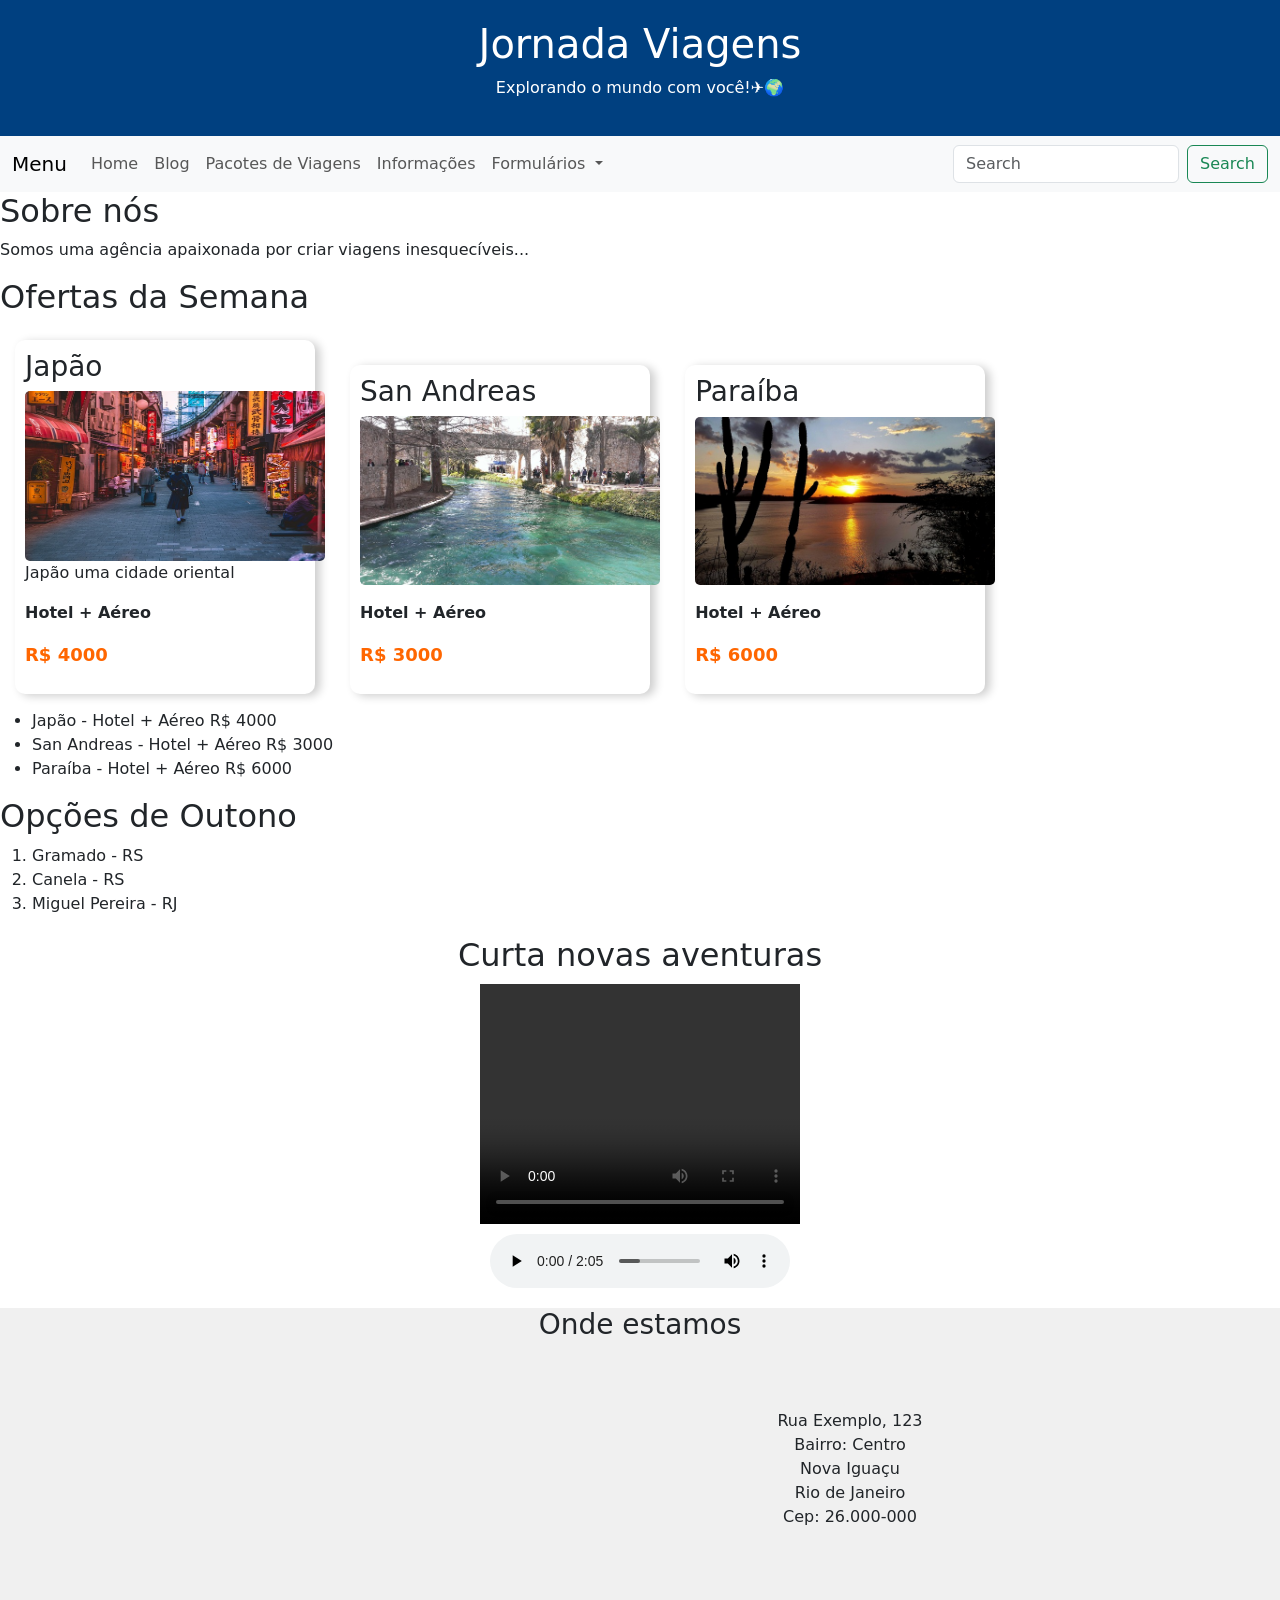
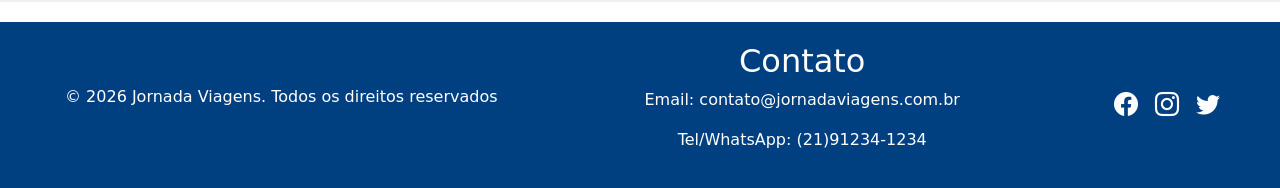
<file: index.html>
<!DOCTYPE html>
<html lang="pt-BR">

<head>
    <meta charset="UTF-8">
    <meta name="viewport" content="width=device-width, initial-scale=1.0">
    <title>Jornada Viagens</title>
    <!-- Configuração do css externo -->
    <link rel="stylesheet" href="css/style.css">
    <link href="https://cdn.jsdelivr.net/npm/bootstrap@5.3.8/dist/css/bootstrap.min.css" rel="stylesheet"
        integrity="sha384-sRIl4kxILFvY47J16cr9ZwB07vP4J8+LH7qKQnuqkuIAvNWLzeN8tE5YBujZqJLB" crossorigin="anonymous">
    <link rel="stylesheet" href="https://cdn.jsdelivr.net/npm/bootstrap-icons@1.13.2/font/bootstrap-icons.min.css">

</head>

<body class="d-flex flex-column min-vh-100"></body>
<header>
    <h1>Jornada Viagens</h1>
    <p>Explorando o mundo com você!✈️🌍</p>
</header>
<nav class="navbar navbar-expand-lg bg-body-tertiary">
    <div class="container-fluid">
        <a class="navbar-brand" href="#">Menu</a>
        <button class="navbar-toggler" type="button" data-bs-toggle="collapse" data-bs-target="#navbarSupportedContent"
            aria-controls="navbarSupportedContent" aria-expanded="false" aria-label="Toggle navigation">
            <span class="navbar-toggler-icon"></span>
        </button>
        <div class="collapse navbar-collapse" id="navbarSupportedContent">
            <ul class="navbar-nav me-auto mb-2 mb-lg-0">
                <li class="nav-item">
                    <a class="nav-link" href="index.html">Home</a>
                </li>
                <li class="nav-item">
                    <a class="nav-link" href="blog.html">Blog</a>
                </li>
                <li class="nav-item">
                    <a class="nav-link" href="pacotes.html">Pacotes de Viagens</a>
                </li>
                <li class="nav-item">
                    <a class="nav-link" href="#contato">Informações</a>
                </li>
                <li class="nav-item dropdown">
                    <a class="nav-link dropdown-toggle" href="#" role="button" data-bs-toggle="dropdown"
                        aria-expanded="false">
                        Formulários
                    </a>
                    <ul class="dropdown-menu">
                        <li><a class="dropdown-item" href="contato.html">Contato</a></li>
                        <li><a class="dropdown-item" href="exemplo_form.html">Exemplo</a></li>
                        <li><a class="dropdown-item" href="form_endereco.html">Endereço</a></li>
                        <li><a class="dropdown-item" href="orcamento.html">Orçamento</a></li>
                    </ul>
                </li>

            </ul>
            <form class="d-flex" role="search">
                <input class="form-control me-2" type="search" placeholder="Search" aria-label="Search">
                <button class="btn btn-outline-success" type="submit">Search</button>
            </form>
        </div>
    </div>
</nav>

<main> <!-- area principal da página -->
    <section id="sobre">
        <h2>Sobre nós</h2>
        <p>
            Somos uma agência apaixonada por criar viagens inesquecíveis...
        </p>
    </section>
    <section id="pacotes">
        <h2>Ofertas da Semana</h2>
        <article id="japao" class="pacote">
            <h3>Japão</h3>
            <figure>
                <img src="img/japao.jpg" alt="pacote de viagem para o Japão" width="300" height="170">
                <figcaption>Japão uma cidade oriental</figcaption>
            </figure>
            <p><strong>Hotel + Aéreo</strong></p>
            <p class="preco"> R$ 4000 </p>
        </article>
        <article id="sanandreas" class="pacote">
            <h3>San Andreas</h3>
            <figure>
                <img src="img/sanandreas.jpg" alt="pacote de viagem para o San Andreas" width="300">
            </figure>
            <p><strong>Hotel + Aéreo</strong></p>
            <p class="preco">R$ 3000</p>
        </article>
        <article id="paraiba" class="pacote">
            <h3 class="texto">Paraíba</h3>
            <figure>
                <img src="img/paraiba.jpg" alt="pacote de viagem para o Paraíba" width="300">
            </figure>
            <p><strong>Hotel + Aéreo</strong></p>
            <p class="preco">R$ 6000</p>
        </article>

        <ul> <!-- Removido type="circle" obsoleto e texto solto -->
            <!-- Opções: square / circle / disk (padrão) -->
            <li>Japão - Hotel + Aéreo R$ 4000</li>
            <li>San Andreas - Hotel + Aéreo R$ 3000</li>
            <li>Paraíba - Hotel + Aéreo R$ 6000</li>
        </ul>

        <h2>Opções de Outono</h2>
        <!-- lista ordenada adicionada corretamente -->
        <ol>
            <li>Gramado - RS</li>
            <li>Canela - RS</li>
            <li>Miguel Pereira - RJ</li>
        </ol>
    </section>
    <section id="midia">
        <h2>Curta novas aventuras</h2>
        <video controls width="320" height="240" loop>
            <source src="videos/estrada.mp4" type="video/mp4">
            Seu navegador não suporta vídeos
        </video>
        <audio controls loop>
            <source src="audios/rock.mp3" type="audio/mp3">
            Seu navegador não suporta audios
        </audio>
    </section>
</main>

<aside class="mapa">
    <h3>Onde estamos</h3>
    <div class="mapa-conteudo">
        <iframe
            src="https://www.google.com/maps/embed?pb=!1m18!1m12!1m3!1d3679.263455526751!2d-43.45324822381086!3d-22.755602132487112!2m3!1f0!2f0!3f0!3m2!1i1024!2i768!4f13.1!3m3!1m2!1s0x9967a99225f96f%3A0xec20bfc8ff090b46!2sSenac%20Nova%20Igua%C3%A7u!5e0!3m2!1spt-BR!2sbr!4v1792083966217!5m2!1spt-BR!2sbr"
            width="400" height="250" style="border:0;" allowfullscreen="" loading="lazy"
            referrerpolicy="strict-origin-when-cross-origin"></iframe>
        <address>
            Rua Exemplo, 123<br>
            Bairro: Centro<br>
            Nova Iguaçu<br>
            Rio de Janeiro<br>
            Cep: 26.000-000
        </address>
    </div>
</aside>

<footer id="contato"> <!-- Rodapé com o ID de âncora modernizado -->
    <div class="footer-container">
        <div class="footer-copy">
            <p>&copy; 2026 Jornada Viagens. Todos os direitos reservados</p>
        </div>

        <div class="footer-contato">
            <h2>Contato</h2> <!-- h2 fora da tag address -->
            <address>
                <p>Email: contato@jornadaviagens.com.br</p>
                <p>Tel/WhatsApp: (21)91234-1234</p>
            </address>
        </div>

        <nav class="footer-redes" aria-label="Redes Sociais">
            <a href="https://pt-br.facebook.com/" target="_blank" aria-label="facebook">
                <i class="bi bi-facebook"></i></a>
            <a href="https://www.instagram.com/" target="_blank" aria-label="instagram">
                <i class="bi bi-instagram"></i></a>
            <a href="https://x.com/" target="_blank" aria-label="x">
                <i class="bi bi-twitter"></i></a>
        </nav>
    </div>
</footer>
<script src="https://cdn.jsdelivr.net/npm/bootstrap@5.3.8/dist/js/bootstrap.bundle.min.js"
    integrity="sha384-FKyoEForCGlyvwx9Hj09JcYn3nv7wiPVlz7YYwJrWVcXK/BmnVDxM+D2scQbITxI"
    crossorigin="anonymous"></script>
</body>

</html>
</file>
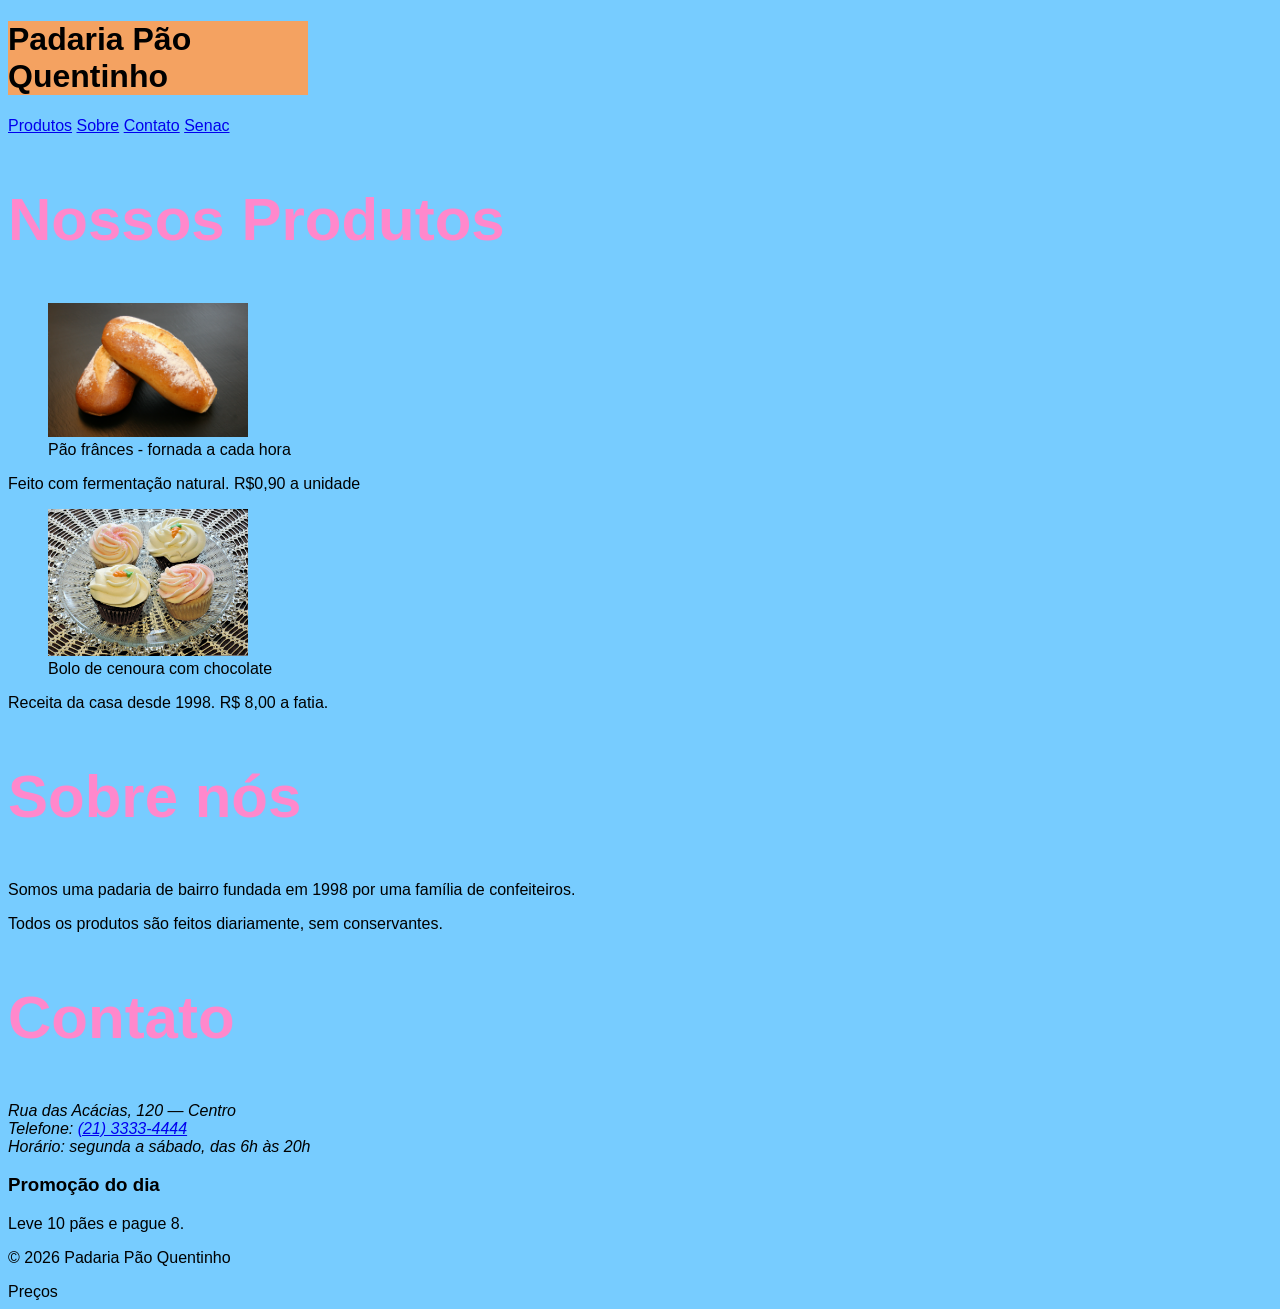
<file: aula5/index.html>
<!DOCTYPE html>
<html lang="en">
<head>
    <meta charset="UTF-8">
    <meta name="viewport" content="width=device-width, initial-scale=1.0">
    <title>Padaria Pão Quentinho</title>
    <style>
        h2 {
            color: #AA88CC;
            text-align: center;
        }
    </style>
    <link rel="stylesheet" href="css/style.css">
</head>

<body>
   <header> <!--cabeçalho-->
       <h1 class="px">Padaria Pão Quentinho</h1>
       <nav> <!--utilizado para menu-->
        <a href="#produtos">Produtos</a>
        <a href="#sobre">Sobre</a>
        <a href="#contato">Contato</a>        
        <a href="https:\\rj.senac.br" target="_blank">Senac</a>
        </nav>
   </header> 
   <main>
       <section id="produtos">
        <h2>Nossos Produtos</h2>
        <article> <!-- artigo -->
            <figure> <!-- imagem -->
                <img src="img/pao.jpg" alt="Pães franceses dourados em cesta de vime" width="200">
                <figcaption>Pão frânces - fornada a cada hora</figcaption>
            <!-- rotulo da imagem -->
            </figure>
            <p>Feito com fermentação natural. R$0,90 a unidade</p>
        </article><article>
            <figure>
              <img src="img/bolodecenoura.jpg" alt="Fatia de bolo de cenoura com cobertura de chocolate" width="200">
              <figcaption>Bolo de cenoura com chocolate</figcaption>
            </figure>
            <p>Receita da casa desde 1998. R$ 8,00 a fatia.</p>
          </article>
       </section>
       <section id="sobre">
        <h2>Sobre nós</h2>
        <p>Somos uma padaria de bairro fundada em 1998 por uma família de confeiteiros.</p>
        <p>Todos os produtos são feitos diariamente, sem conservantes.</p>
      </section>
  
      <section id="contato">
        <h2>Contato</h2>
        <address>
          Rua das Acácias, 120 — Centro<br>
          Telefone: <a href="tel:+552133334444">(21) 3333-4444</a><br>
          Horário: segunda a sábado, das 6h às 20h
        </address>
      </section>

        <h3>Promoção do dia</h3>
        <p>Leve 10 pães e pague 8.</p>
      </aside>
  
   </main>
   <footer>
    <p>&copy; 2026 Padaria Pão Quentinho</p>
   </footer>
</body>
<body>
    <header>Preços</header>
</body>
</html>
</file>
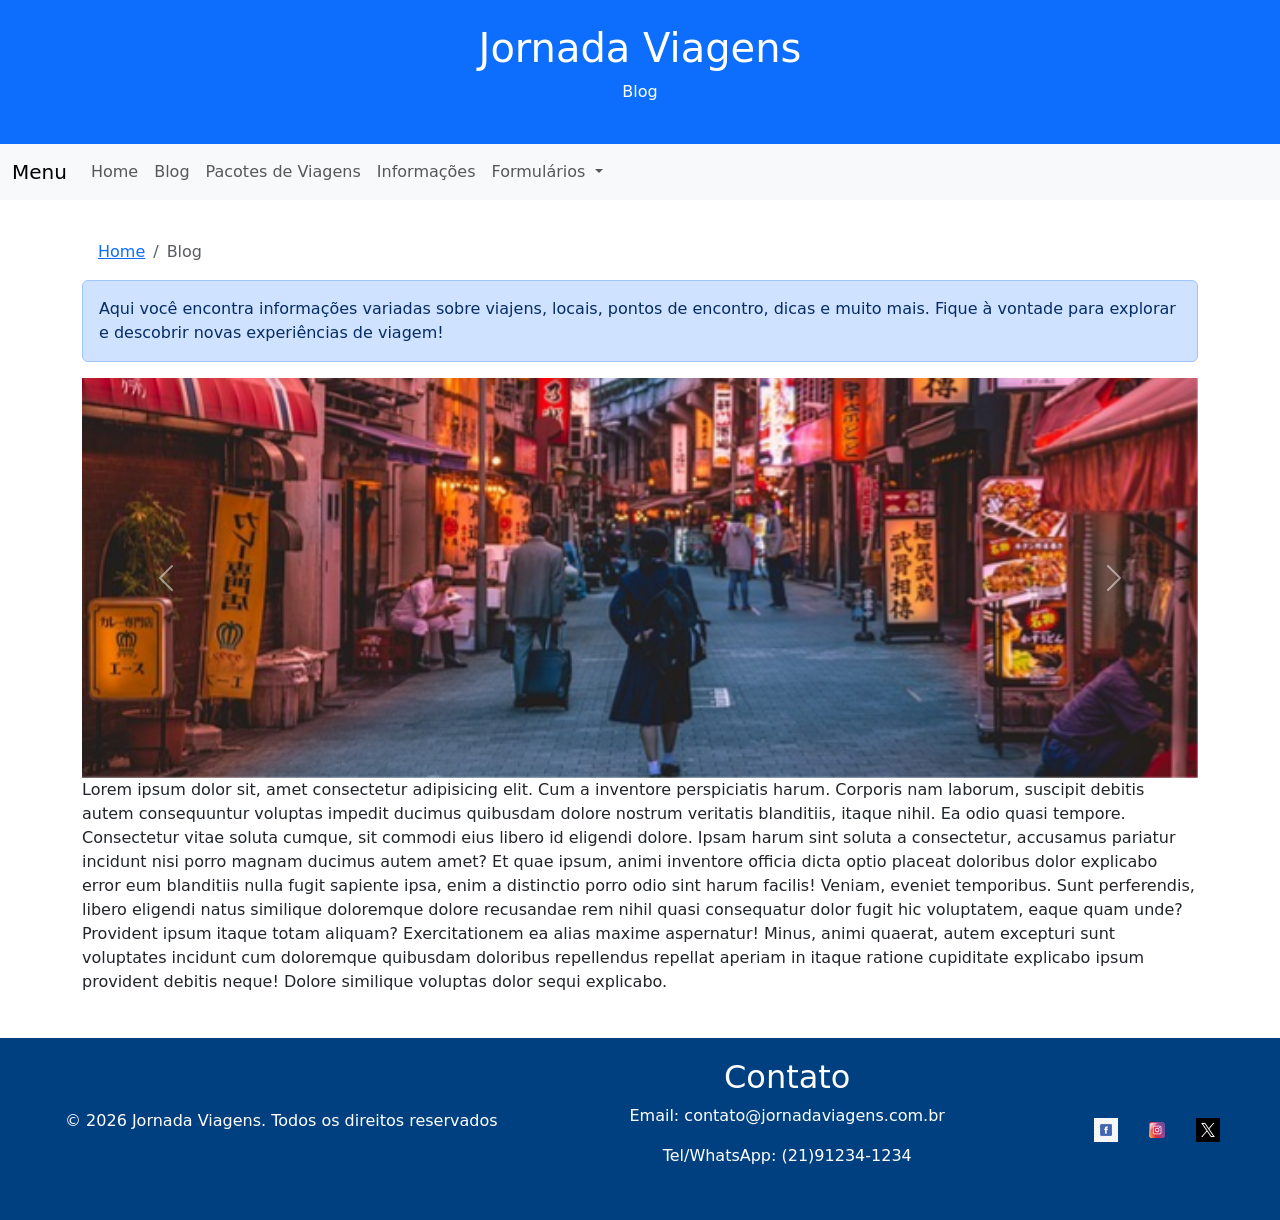
<file: blog.html>
<!DOCTYPE html>
<html lang="pt-BR">

<head>
    <meta charset="UTF-8">
    <meta name="viewport" content="width=device-width, initial-scale=1.0">
    <title>Blog</title>
    <link rel="stylesheet" href="css/style.css">
    <link href="https://cdn.jsdelivr.net/npm/bootstrap@5.3.8/dist/css/bootstrap.min.css" rel="stylesheet"
        integrity="sha384-sRIl4kxILFvY47J16cr9ZwB07vP4J8+LH7qKQnuqkuIAvNWLzeN8tE5YBujZqJLB" crossorigin="anonymous">
</head>

<body class="d-flex flex-column min-vh-100">
    <header class="container-fluid bg-primary text-white text-center p-4">
        <h1>Jornada Viagens</h1>
        <p>Blog</p>
    </header>
    <nav class="navbar navbar-expand-lg bg-body-tertiary">
        <div class="container-fluid">
            <a class="navbar-brand" href="#">Menu</a>
            <button class="navbar-toggler" type="button" data-bs-toggle="collapse" data-bs-target="#navbarNav"
                aria-controls="navbarNav" aria-expanded="false" aria-label="Toggle navigation">
                <span class="navbar-toggler-icon"></span>
            </button>
            <div class="collapse navbar-collapse" id="navbarNav">
                <ul class="navbar-nav">
                    <li class="nav-item">
                        <a class="nav-link" href="index.html">Home</a>
                    </li>
                    <li class="nav-item">
                        <a class="nav-link" href="blog.html">Blog</a>
                    </li>
                    <li class="nav-item">
                        <a class="nav-link" href="pacotes.html">Pacotes de Viagens</a>
                    </li>
                    <li class="nav-item">
                        <a class="nav-link" href="#contato">Informações</a>
                    </li>
                    <li class="nav-item dropdown">
                        <a class="nav-link dropdown-toggle" href="#" role="button" data-bs-toggle="dropdown"
                            aria-expanded="false">
                            Formulários
                        </a>
                        <ul class="dropdown-menu">
                            <li><a class="dropdown-item" href="contato.html">Contato</a></li>
                            <li><a class="dropdown-item" href="exemplo_form.html">Exemplo</a></li>
                            <li><a class="dropdown-item" href="form_endereco.html">Endereço</a></li>
                        </ul>
                    </li>

                </ul>
            </div>
        </div>
    </nav>
    <main class="flex-fill container my-4">
        <nav aria-label="breadcrumb">
            <ol class="breadcrumb m-3">
                <li class="breadcrumb-item"><a href="index.html">Home</a></li>
                <li class="breadcrumb-item active" aria-current="page">Blog</li>
            </ol>
        </nav>
        <section id="alert">
            <article class="alert alert-primary" role="alert">
                Aqui você encontra informações variadas sobre viajens, locais, pontos de encontro, dicas e muito mais. Fique à vontade para explorar e descobrir novas experiências de viagem!
            </article>
        </section>
        <section id="carouselExampleInterval" class="carousel slide" data-bs-ride="carousel">
            <article class="carousel-inner">
                <span class="carousel-item active" data-bs-interval="10000">
                    <img src="img/japao.jpg" class="d-block w-100 object-fit-cover" style="height: 400px;"
                        alt="uma comércio de rua no Japão com lanternas vermelhas penduradas e pessoas caminhando.">
                </span>
                <span class="carousel-item" data-bs-interval="2000">
                    <img src="img/paraiba.jpg" class="d-block w-100 object-fit-cover" style="height: 400px;"
                        alt="uma praia com coqueiros e um mar azul cristalino, com algumas pessoas caminhando na areia.">
                </span>
                <span class="carousel-item">
                    <img src="img/sanandreas.jpg" class="d-block w-100 object-fit-cover" style="height: 400px;"
                        alt="um rio com águas cristalinas cercado por montanhas e vegetação exuberante, com algumas pessoas nadando e praticando esportes aquáticos.">
                </span>
            </article>
            <button class="carousel-control-prev" type="button" data-bs-target="#carouselExampleInterval"
                data-bs-slide="prev">
                <span class="carousel-control-prev-icon" aria-hidden="true"></span>
                <span class="visually-hidden">Previous</span>
            </button>
            <button class="carousel-control-next" type="button" data-bs-target="#carouselExampleInterval"
                data-bs-slide="next">
                <span class="carousel-control-next-icon" aria-hidden="true"></span>
                <span class="visually-hidden">Next</span>
            </button>
        </section>

        Lorem ipsum dolor sit, amet consectetur adipisicing elit. Cum a inventore
        perspiciatis harum. Corporis nam laborum, suscipit debitis autem consequuntur voluptas impedit ducimus quibusdam
        dolore nostrum veritatis blanditiis, itaque nihil.
        Ea odio quasi tempore. Consectetur vitae soluta cumque, sit commodi eius libero id eligendi dolore. Ipsam harum
        sint soluta a consectetur, accusamus pariatur incidunt nisi porro magnam ducimus autem amet?
        Et quae ipsum, animi inventore officia dicta optio placeat doloribus dolor explicabo error eum blanditiis nulla
        fugit sapiente ipsa, enim a distinctio porro odio sint harum facilis! Veniam, eveniet temporibus.
        Sunt perferendis, libero eligendi natus similique doloremque dolore recusandae rem nihil quasi consequatur dolor
        fugit hic voluptatem, eaque quam unde? Provident ipsum itaque totam aliquam? Exercitationem ea alias maxime
        aspernatur!
        Minus, animi quaerat, autem excepturi sunt voluptates incidunt cum doloremque quibusdam doloribus repellendus
        repellat aperiam in itaque ratione cupiditate explicabo ipsum provident debitis neque! Dolore similique voluptas
        dolor sequi explicabo.

    </main>

    <footer> <!-- rodapé da página -->
        <div class="footer-container">
            <div class="footer-copy">
                <p>&copy; 2026 Jornada Viagens. Todos os direitos reservados</p>
            </div>
            <!-- criar uma ancora de link -->
            <a name="contato"></a>
            <address class="footer-contato">
                <h2>Contato</h2>
                <p>Email: contato@jornadaviagens.com.br
                <p>Tel/WhatsApp: (21)91234-1234
            </address>
            <nav class="footer-redes" aria-label="Redes Sociais">
                <a href="https://pt-br.facebook.com/" target="_blank" aria-label="facebook"><img
                        src="img/facebook-icon.png"></a>
                <a href="https://www.instagram.com/" target="_blank" aria-label="instagram"><img
                        src="img/instagram-icon.png"></a>
                <a href="https://x.com/" target="_blank" aria-label="x"><img src="img/x-icon.avif"></a>
            </nav>
        </div>
    </footer>
    <script src="https://cdn.jsdelivr.net/npm/bootstrap@5.3.8/dist/js/bootstrap.bundle.min.js"
        integrity="sha384-FKyoEForCGlyvwx9Hj09JcYn3nv7wiPVlz7YYwJrWVcXK/BmnVDxM+D2scQbITxI"
        crossorigin="anonymous"></script>
</body>
</file>
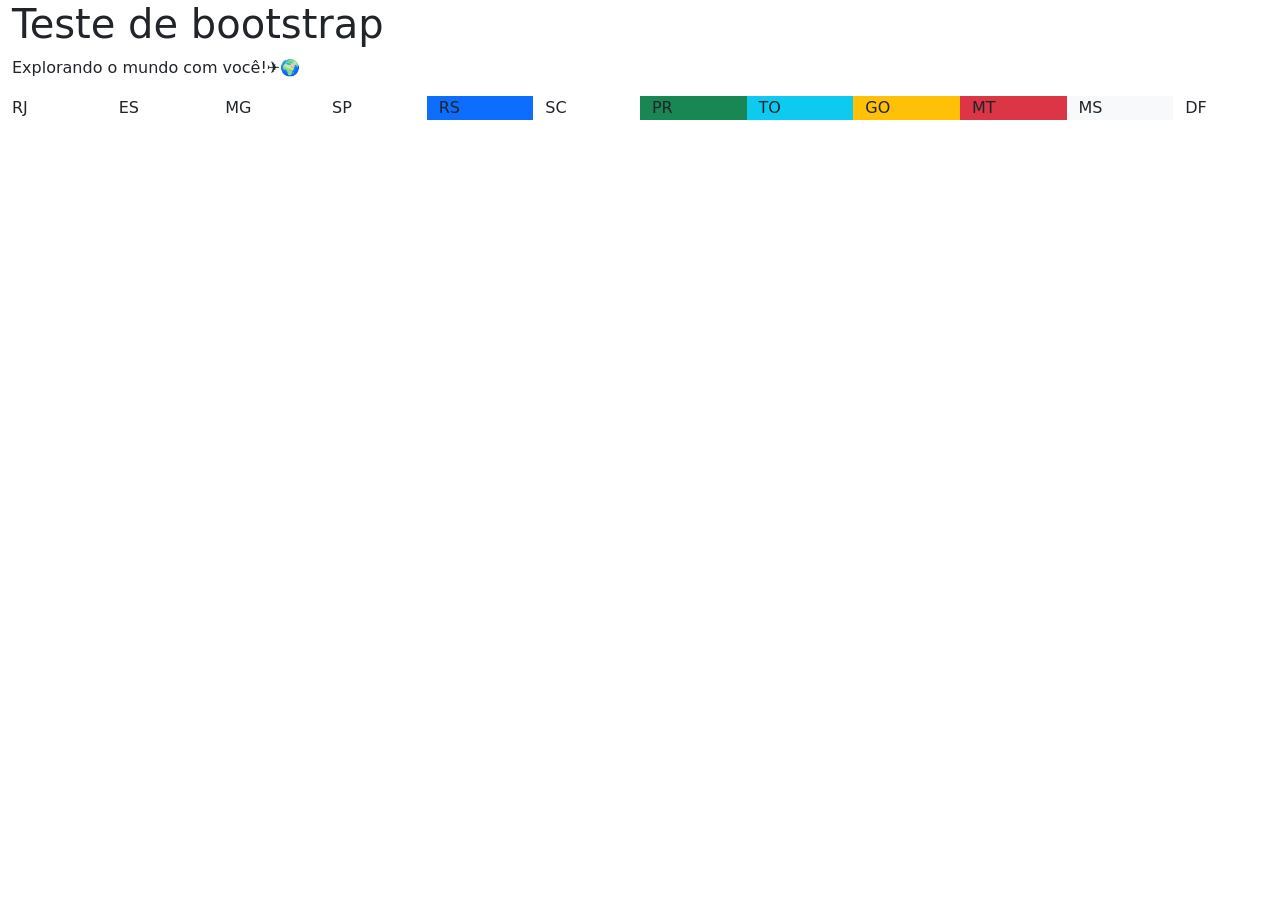
<file: container.html>
<!DOCTYPE html>
<html lang="en">
<head>
    <meta charset="UTF-8">
    <meta name="viewport" content="width=, initial-scale=1.0">
    <title>Teste de bootstrap</title>
    <link href="https://cdn.jsdelivr.net/npm/bootstrap@5.3.8/dist/css/bootstrap.min.css" rel="stylesheet" integrity="sha384-sRIl4kxILFvY47J16cr9ZwB07vP4J8+LH7qKQnuqkuIAvNWLzeN8tE5YBujZqJLB" crossorigin="anonymous">

</head>
<body>
    <header class="container-fluid bg-4">
     <h1>Teste de bootstrap</h1>
     <p>Explorando o mundo com você!✈️🌍</p>
    </header>
    <main class="container-fluid">
        <section class="row">
            <div class="col-12 col-md-2 col-lg-1 bg-1">RJ</div>
            <div class="col-12 col-md-2 col-lg-1 bg-2">ES</div>
            <div class="col-12 col-md-2 col-lg-1 bg-3">MG</div>
            <div class="col-12 col-md-2 col-lg-1 bg-4">SP</div>
            <div class="col-12 col-md-2 col-lg-1 bg-primary">RS</div>
            <div class="col-12 col-md-2 col-lg-1 bg-secundary">SC</div>
            <div class="col-12 col-md-2 col-lg-1 bg-success">PR</div>
            <div class="col-12 col-md-2 col-lg-1 bg-info">TO</div>
            <div class="col-12 col-md-2 col-lg-1 bg-warning">GO</div>
            <div class="col-12 col-md-2 col-lg-1 bg-danger">MT</div>
            <div class="col-12 col-md-2 col-lg-1 bg-light">MS</div>
            <div class="col-12 col-md-2 col-lg-1 bg-tertiary">DF</div>
        </section>
    </main>
<script src="https://cdn.jsdelivr.net/npm/bootstrap@5.3.8/dist/js/bootstrap.bundle.min.js" integrity="sha384-FKyoEForCGlyvwx9Hj09JcYn3nv7wiPVlz7YYwJrWVcXK/BmnVDxM+D2scQbITxI" crossorigin="anonymous"></script>

</body>
</html>
</file>
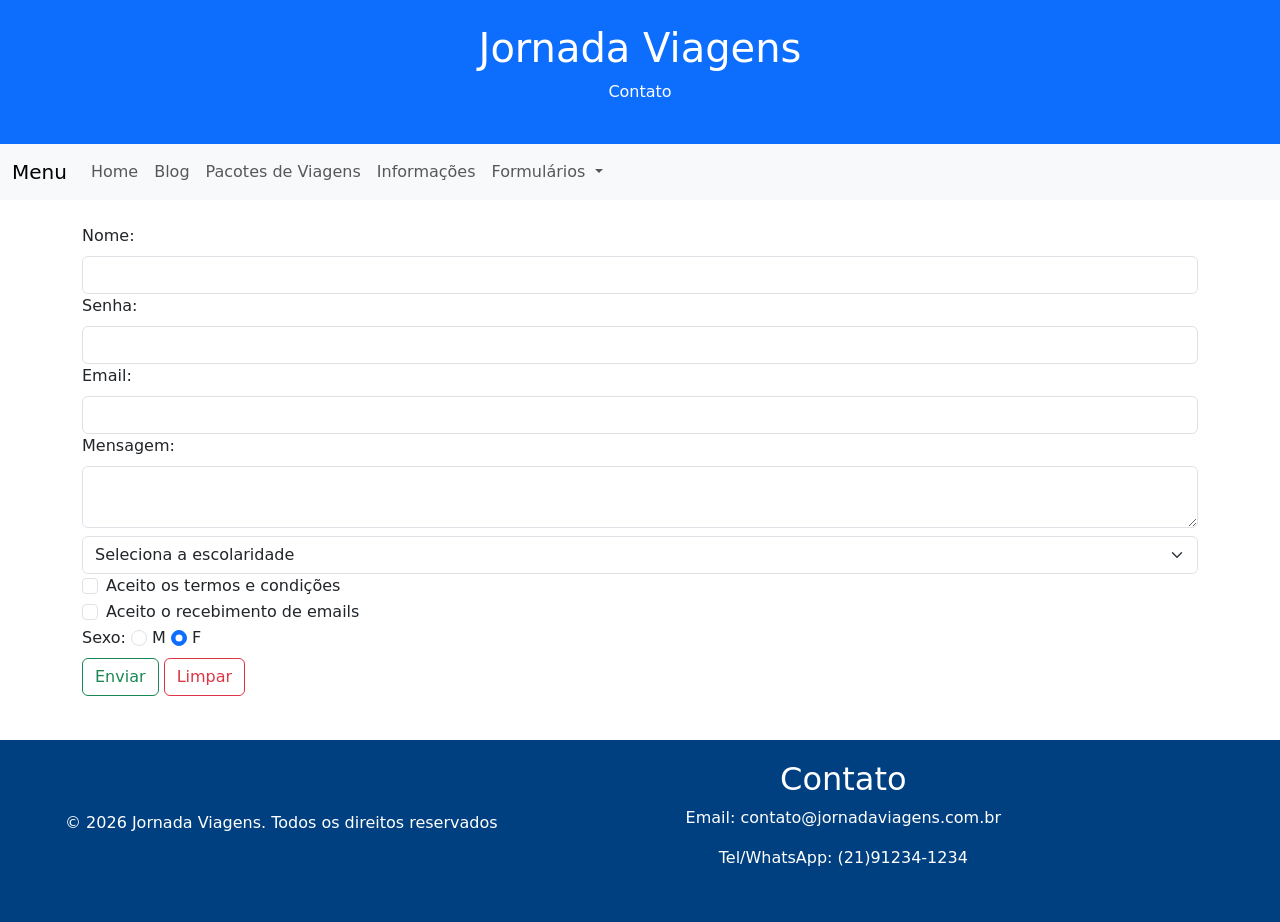
<file: contato.html>
<!DOCTYPE html>
<html lang="pt-BR">

<head>
    <meta charset="UTF-8">
    <meta name="viewport" content="width=device-width, initial-scale=1.0">
    <title>Contato</title>
    <link rel="stylesheet" href="css/style.css">
    <link href="https://cdn.jsdelivr.net/npm/bootstrap@5.3.8/dist/css/bootstrap.min.css" rel="stylesheet"
        integrity="sha384-sRIl4kxILFvY47J16cr9ZwB07vP4J8+LH7qKQnuqkuIAvNWLzeN8tE5YBujZqJLB" crossorigin="anonymous">
</head>

<body class="d-flex flex-column min-vh-100">
    <header class="container-fluid bg-primary text-white text-center p-4">
        <h1>Jornada Viagens</h1>
        <p>Contato</p>
    </header>
    <nav class="navbar navbar-expand-lg bg-body-tertiary">
        <div class="container-fluid">
            <a class="navbar-brand" href="#">Menu</a>
            <button class="navbar-toggler" type="button" data-bs-toggle="collapse" data-bs-target="#navbarNav"
                aria-controls="navbarNav" aria-expanded="false" aria-label="Toggle navigation">
                <span class="navbar-toggler-icon"></span>
            </button>
            <div class="collapse navbar-collapse" id="navbarNav">
                <ul class="navbar-nav">
                    <li class="nav-item">
                        <a class="nav-link" href="index.html">Home</a>
                    </li>
                    <li class="nav-item">
                        <a class="nav-link" href="blog.html">Blog</a>
                    </li>
                    <li class="nav-item">
                        <a class="nav-link" href="pacotes.html">Pacotes de Viagens</a>
                    </li>
                    <li class="nav-item">
                        <a class="nav-link" href="index.html#contato">Informações</a>
                    </li>
                    <li class="nav-item dropdown">
                    <a class="nav-link dropdown-toggle" href="#" role="button" data-bs-toggle="dropdown"
                        aria-expanded="false">
                        Formulários
                    </a>
                    <ul class="dropdown-menu">
                        <li><a class="dropdown-item" href="contato.html">Contato</a></li>
                        <li><a class="dropdown-item" href="exemplo_form.html">Exemplo</a></li>
                        <li><a class="dropdown-item" href="form_endereco.html">Endereço</a></li>
                        <li><a class="dropdown-item" href="orcamento.html">Orçamento</a></li>
                    </ul>
                </li>

                </ul>
            </div>
        </div>
    </nav>
    <main class="flex-fill container my-4">
        <form method="post">
            <label for="nome" class="form-label">Nome:</label>
            <input type="text" class="form-control" id="nome" name="nome" required>
            <label for=senha class="form-label">Senha:</label>
            <input type="password" class="form-control" id="senha" name="senha" required>           
            <label for="email" class="form-label">Email:</label>
            <input type="email" class="form-control" id="email" name="email" required>
            <label for="mensagem" class="form-label">Mensagem:</label>
            <textarea class="form-control" id="mensagem" name="mensagem"></textarea>
            <select class="form-select mt-2" aria-label="Seleção da escolaridade" name="escolaridade" id="escolaridade">
                <option selected>Seleciona a escolaridade</option>
                <option value="1">Ensino Média</option>
                <option value="2">Ensino Superior</option>
                <option value="3">Pós Graduação</option>
                <option value="4">Mestrado ou Doutorado</option>
            </select>
            <div class="form-check">
                <input class="form-check-input" type="checkbox" value="sim" id="termos" name="termos">
                <label class="form-check-label" for="termos">
                    Aceito os termos e condições
                </label>
            </div>
            <div class="form-check">
                <input class="form-check-input" type="checkbox" value="sim" id="recEmail" name="recEmail">
                <label class="form-check-label" for="recEmail">
                    Aceito o recebimento de emails
                </label>
            </div>

            <label class="form-label" for="sexo">Sexo:</label>

            <input class="form-check-input" type="radio" name="sexo" id="sexo" value="m">
            <label class="form-check-label" for="radioDefault1"> M </label>

            <input class="form-check-input" type="radio" name="sexo" id="sexo" value="f" checked>
            <label class="form-check-label" for="radioDefault2"> F </label>
            
           <br>
            <input type="submit" value="Enviar"class="btn btn-outline-success">
            <input type="reset" value="Limpar"class="btn btn-outline-danger">
        </form>
    </main>

    <footer> <!-- rodapé da página -->
        <div class="footer-container">
            <div class="footer-copy">
                <p>&copy; 2026 Jornada Viagens. Todos os direitos reservados</p>
            </div>
            <!-- criar uma ancora de link -->
            <a name="contato"></a>
            <address class="footer-contato">
                <h2>Contato</h2>
                <p>Email: contato@jornadaviagens.com.br
                <p>Tel/WhatsApp: (21)91234-1234
            </address>
           <nav class="footer-redes" aria-label="Redes Sociais">
            <a href="https://pt-br.facebook.com/" target="_blank" aria-label="facebook">
                <i class="bi bi-facebook"></i></a>
            <a href="https://www.instagram.com/" target="_blank" aria-label="instagram">
               <i class="bi bi-instagram"></i></a>
            <a href="https://x.com/" target="_blank" aria-label="x">
                <i class="bi bi-twitter"></i></a>
        </nav>
        </div>
    </footer>
    <script src="https://cdn.jsdelivr.net/npm/bootstrap@5.3.8/dist/js/bootstrap.bundle.min.js"
        integrity="sha384-FKyoEForCGlyvwx9Hj09JcYn3nv7wiPVlz7YYwJrWVcXK/BmnVDxM+D2scQbITxI"
        crossorigin="anonymous"></script>
</body>

</html>
</file>
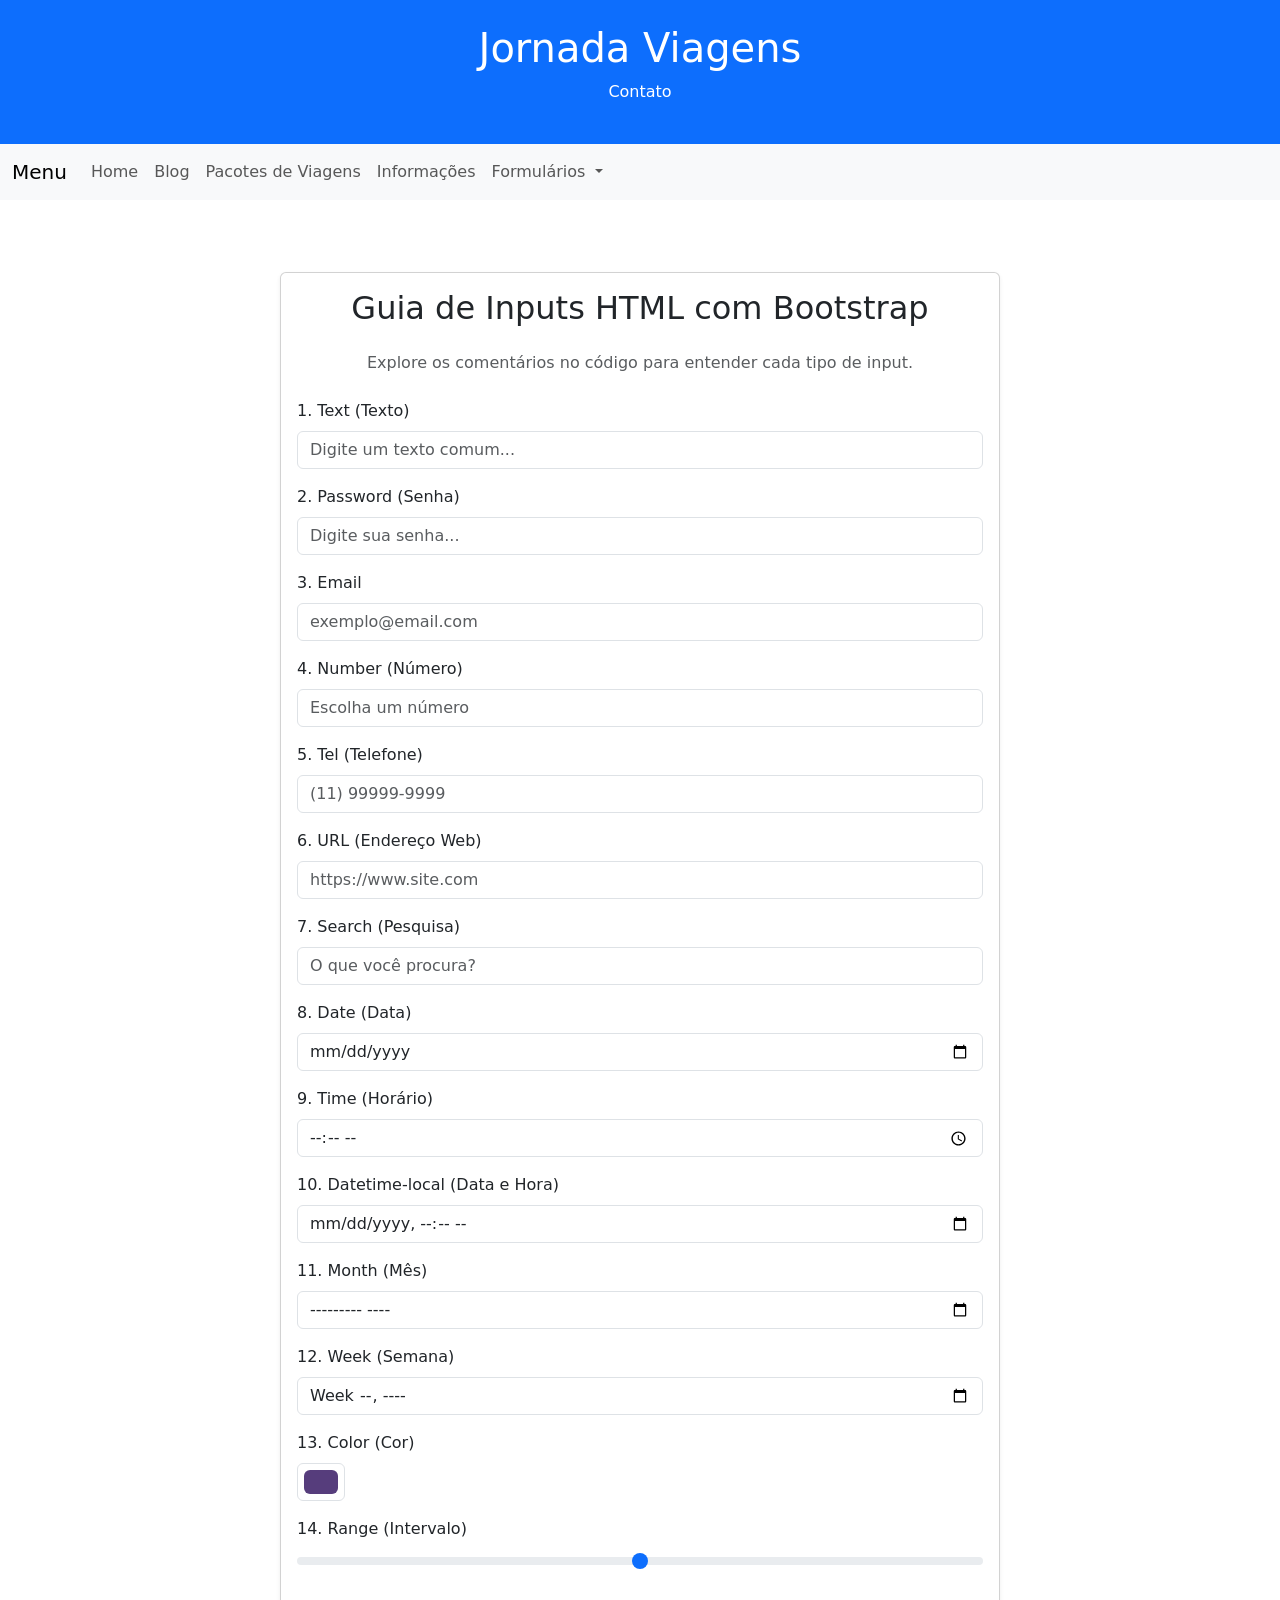
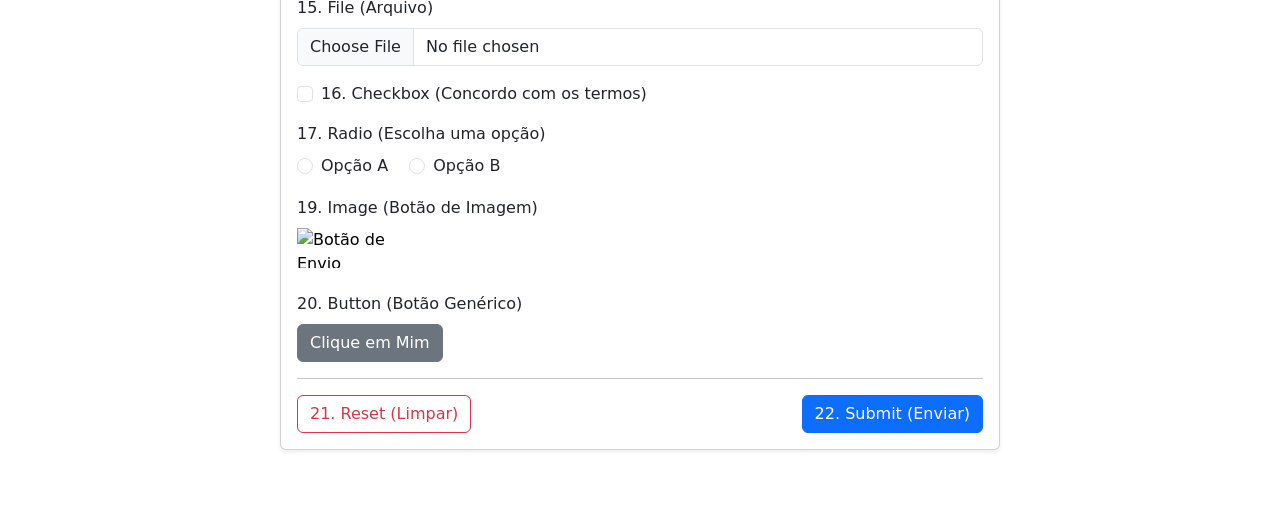
<file: exemplo_form.html>
<!DOCTYPE html>
<html lang="pt-BR">

<head>
    <meta charset="UTF-8">
    <meta name="viewport" content="width=device-width, initial-scale=1.0">
    <title>Contato</title>
    <link rel="stylesheet" href="css/style.css">
    <link href="https://cdn.jsdelivr.net/npm/bootstrap@5.3.8/dist/css/bootstrap.min.css" rel="stylesheet"
        integrity="sha384-sRIl4kxILFvY47J16cr9ZwB07vP4J8+LH7qKQnuqkuIAvNWLzeN8tE5YBujZqJLB" crossorigin="anonymous">
</head>

<body class="d-flex flex-column min-vh-100">
    <header class="container-fluid bg-primary text-white text-center p-4">
        <h1>Jornada Viagens</h1>
        <p>Contato</p>
    </header>
    <nav class="navbar navbar-expand-lg bg-body-tertiary">
        <div class="container-fluid">
            <a class="navbar-brand" href="#">Menu</a>
            <button class="navbar-toggler" type="button" data-bs-toggle="collapse" data-bs-target="#navbarNav"
                aria-controls="navbarNav" aria-expanded="false" aria-label="Toggle navigation">
                <span class="navbar-toggler-icon"></span>
            </button>
            <div class="collapse navbar-collapse" id="navbarNav">
                <ul class="navbar-nav">
                    <li class="nav-item">
                        <a class="nav-link" href="index.html">Home</a>
                    </li>
                    <li class="nav-item">
                        <a class="nav-link" href="blog.html">Blog</a>
                    </li>
                    <li class="nav-item">
                        <a class="nav-link" href="pacotes.html">Pacotes de Viagens</a>
                    </li>
                    <li class="nav-item">
                        <a class="nav-link" href="index.html#contato">Informações</a>
                    </li>
                    <li class="nav-item dropdown">
                    <a class="nav-link dropdown-toggle" href="#" role="button" data-bs-toggle="dropdown"
                        aria-expanded="false">
                        Formulários
                    </a>
                    <ul class="dropdown-menu">
                        <li><a class="dropdown-item" href="contato.html">Contato</a></li>
                        <li><a class="dropdown-item" href="exemplo_form.html">Exemplo</a></li>
                        <li><a class="dropdown-item" href="form_endereco.html">Endereço</a></li>
                        <li><a class="dropdown-item" href="orcamento.html">Orçamento</a></li>
                </ul>
                </li>
            </div>
        </div>
    </nav>
    <main class="flex-fill container my-4">

        <div class="container my-5">
            <div class="row justify-content-center">
                <div class="col-md-8">
                    <div class="card shadow-sm">
                        <div class="card-body">
                            <h2 class="card-title text-center mb-4">Guia de Inputs HTML com Bootstrap</h2>
                            <p class="text-muted text-center mb-4">Explore os comentários no código para entender cada
                                tipo de input.</p>

                            <form>

                                <!-- 1. text: Campo de texto padrão de uma única linha -->
                                <div class="mb-3">
                                    <label for="input-text" class="form-label">1. Text (Texto)</label>
                                    <input type="text" class="form-control" id="input-text"
                                        placeholder="Digite um texto comum...">
                                </div>

                                <!-- 2. password: Campo de texto mascarado para senhas -->
                                <div class="mb-3">
                                    <label for="input-password" class="form-label">2. Password (Senha)</label>
                                    <input type="password" class="form-control" id="input-password"
                                        placeholder="Digite sua senha...">
                                </div>

                                <!-- 3. email: Campo otimizado para endereços de e-mail (validação básica) -->
                                <div class="mb-3">
                                    <label for="input-email" class="form-label">3. Email</label>
                                    <input type="email" class="form-control" id="input-email"
                                        placeholder="exemplo@email.com">
                                </div>

                                <!-- 4. number: Campo restrito apenas a números -->
                                <div class="mb-3">
                                    <label for="input-number" class="form-label">4. Number (Número)</label>
                                    <input type="number" class="form-control" id="input-number" min="1" max="100"
                                        placeholder="Escolha um número">
                                </div>

                                <!-- 5. tel: Campo otimizado para números de telefone -->
                                <div class="mb-3">
                                    <label for="input-tel" class="form-label">5. Tel (Telefone)</label>
                                    <input type="tel" class="form-control" id="input-tel" placeholder="(11) 99999-9999">
                                </div>

                                <!-- 6. url: Campo otimizado para endereços de sites/URLs -->
                                <div class="mb-3">
                                    <label for="input-url" class="form-label">6. URL (Endereço Web)</label>
                                    <input type="url" class="form-control" id="input-url"
                                        placeholder="https://www.site.com">
                                </div>

                                <!-- 7. search: Campo estilizado para barras de pesquisa -->
                                <div class="mb-3">
                                    <label for="input-search" class="form-label">7. Search (Pesquisa)</label>
                                    <input type="search" class="form-control" id="input-search"
                                        placeholder="O que você procura?">
                                </div>

                                <!-- 8. date: Seletor de data (Ano, Mês e Dia) -->
                                <div class="mb-3">
                                    <label for="input-date" class="form-label">8. Date (Data)</label>
                                    <input type="date" class="form-control" id="input-date">
                                </div>

                                <!-- 9. time: Seletor de horário (Hora e Minuto) -->
                                <div class="mb-3">
                                    <label for="input-time" class="form-label">9. Time (Horário)</label>
                                    <input type="time" class="form-control" id="input-time">
                                </div>

                                <!-- 10. datetime-local: Seletor de data e horário locais -->
                                <div class="mb-3">
                                    <label for="input-datetime" class="form-label">10. Datetime-local (Data e
                                        Hora)</label>
                                    <input type="datetime-local" class="form-control" id="input-datetime">
                                </div>

                                <!-- 11. month: Seletor específico para Mês e Ano -->
                                <div class="mb-3">
                                    <label for="input-month" class="form-label">11. Month (Mês)</label>
                                    <input type="month" class="form-control" id="input-month">
                                </div>

                                <!-- 12. week: Seletor para Semana e Ano -->
                                <div class="mb-3">
                                    <label for="input-week" class="form-label">12. Week (Semana)</label>
                                    <input type="week" class="form-control" id="input-week">
                                </div>

                                <!-- 13. color: Seletor de cores em formato hexadecimal -->
                                <div class="mb-3">
                                    <label for="input-color" class="form-label">13. Color (Cor)</label>
                                    <input type="color" class="form-control form-control-color" id="input-color"
                                        value="#563d7c">
                                </div>

                                <!-- 14. range: Controle deslizante (slider) para valores numéricos em intervalo -->
                                <div class="mb-3">
                                    <label for="input-range" class="form-label">14. Range (Intervalo)</label>
                                    <input type="range" class="form-range" id="input-range">
                                </div>

                                <!-- 15. file: Campo para upload de arquivos do computador -->
                                <div class="mb-3">
                                    <label for="input-file" class="form-label">15. File (Arquivo)</label>
                                    <input type="file" class="form-control" id="input-file">
                                </div>

                                <!-- 16. checkbox: Caixa de seleção que permite escolher múltiplas opções (ou nenhuma) -->
                                <div class="mb-3 form-check">
                                    <input type="checkbox" class="form-check-input" id="input-checkbox">
                                    <label class="form-check-label" for="input-checkbox">16. Checkbox (Concordo com os
                                        termos)</label>
                                </div>

                                <!-- 17. radio: Botão de opção para escolher apenas uma alternativa dentro de um grupo -->
                                <div class="mb-3">
                                    <label class="form-label d-block">17. Radio (Escolha uma opção)</label>
                                    <div class="form-check form-check-inline">
                                        <input class="form-check-input" type="radio" name="opcaoRadio" id="radio1"
                                            value="opcao1">
                                        <label class="form-check-label" for="radio1">Opção A</label>
                                    </div>
                                    <div class="form-check form-check-inline">
                                        <input class="form-check-input" type="radio" name="opcaoRadio" id="radio2"
                                            value="opcao2">
                                        <label class="form-check-label" for="radio2">Opção B</label>
                                    </div>
                                </div>

                                <!-- 18. hidden: Campo invisível para o usuário, usado para enviar dados ocultos para o servidor -->
                                <input type="hidden" id="input-hidden" name="usuario_id" value="12345">
                                <!-- Nota: O input hidden não aparece na tela, mas seus dados são enviados junto com o formulário. -->

                                <!-- 19. image: Botão de envio de formulário representado por uma imagem gráfica -->
                                <div class="mb-3">
                                    <label class="form-label d-block">19. Image (Botão de Imagem)</label>
                                    <input type="image" src="https://via.placeholder.com/120x40?text=Enviar+Img"
                                        alt="Botão de Envio" width="120" height="40">
                                </div>

                                <!-- 20. button: Botão genérico interativo (controlado normalmente por JavaScript) -->
                                <div class="mb-3">
                                    <label class="form-label d-block">20. Button (Botão Genérico)</label>
                                    <input type="button" class="btn btn-secondary" value="Clique em Mim"
                                        onclick="alert('Botão clicado!')">
                                </div>

                                <hr>

                                <!-- Botões de Ação do Formulário -->
                                <div class="d-flex justify-content-between">
                                    <!-- 21. reset: Botão que limpa/redefine todos os campos do formulário para o padrão -->
                                    <input type="reset" class="btn btn-outline-danger" value="21. Reset (Limpar)">

                                    <!-- 22. submit: Botão que envia os dados do formulário preenchidos -->
                                    <input type="submit" class="btn btn-primary" value="22. Submit (Enviar)">
                                </div>

                            </form>
                        </div>
                    </div>
                </div>
            </div>
        </div>
    </main>
    <!-- Importando o Bootstrap JS (opcional, mas necessário para alguns componentes interativos) -->
    <script src="https://cdn.jsdelivr.net/npm/bootstrap@5.3.0/dist/js/bootstrap.bundle.min.js"></script>
</body>

</html>
</file>
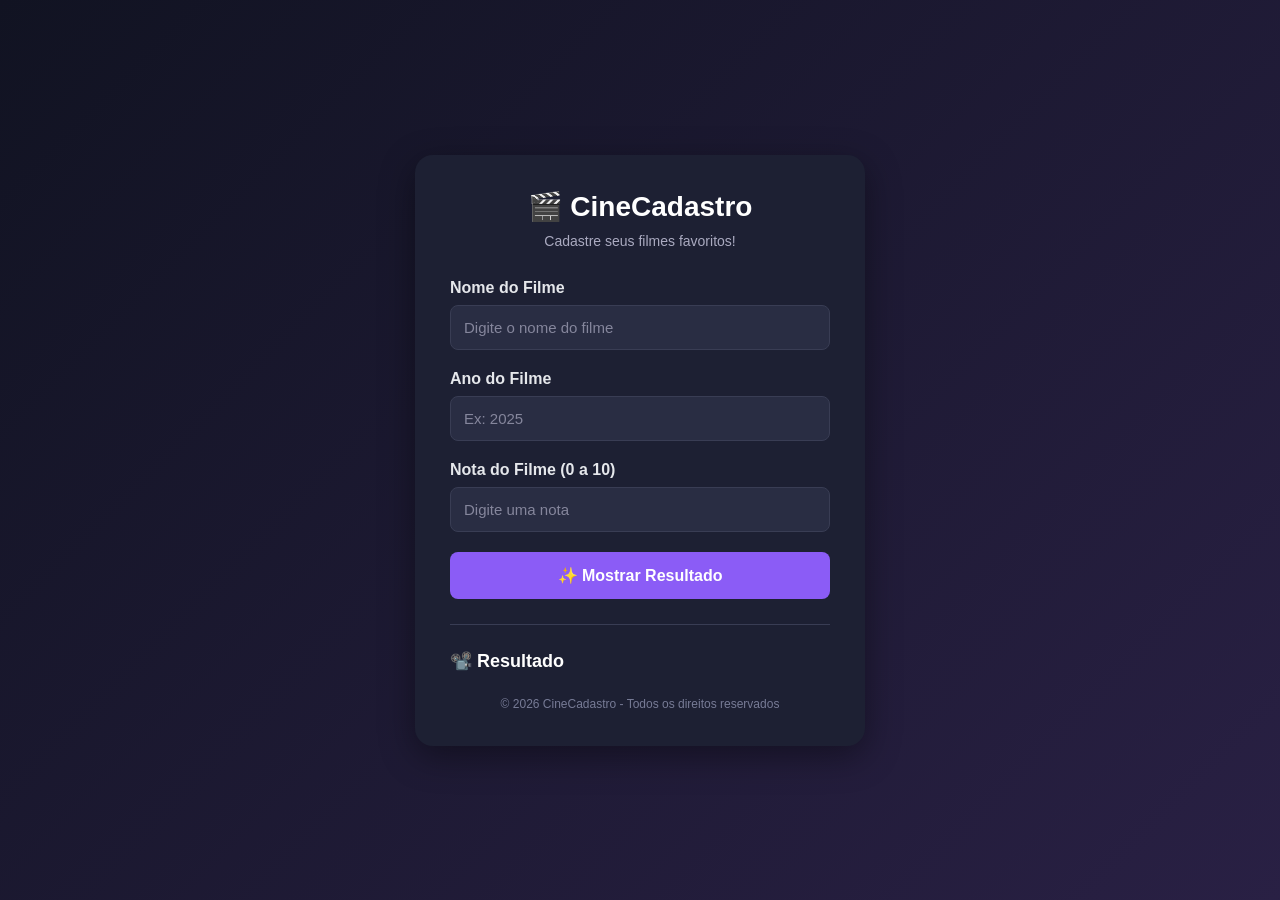
<file: filme.html>
<!DOCTYPE html>
<html lang="pt-BR">

<head>
    <meta charset="UTF-8">
    <meta name="viewport" content="width=device-width, initial-scale=1.0">

    <title>CineCadastro - Filme Favorito</title>

    <style>
        * {
            margin: 0;
            padding: 0;
            box-sizing: border-box;
            font-family: Arial, sans-serif;
        }

        body {
            background: linear-gradient(135deg, #111322, #292044);
            min-height: 100vh;
            display: flex;
            justify-content: center;
            align-items: center;
            padding: 20px;
        }

        .container {
            background: #1D2033;
            width: 100%;
            max-width: 450px;
            padding: 35px;
            border-radius: 18px;
            box-shadow: 0 10px 35px rgba(0, 0, 0, 0.4);
        }

        h1 {
            color: #ffffff;
            text-align: center;
            margin-bottom: 10px;
            font-size: 28px;
        }

        .subtitulo {
            color: #aaaac0;
            text-align: center;
            margin-bottom: 30px;
            font-size: 14px;
        }

        label {
            display: block;
            color: #e5e7eb;
            margin-bottom: 8px;
            font-weight: bold;
        }

        input {
            width: 100%;
            padding: 13px;
            margin-bottom: 20px;
            border: 1px solid #393d54;
            border-radius: 8px;
            background: #292d43;
            color: white;
            font-size: 15px;
            outline: none;
            transition: 0.3s;
        }

        input:focus {
            border-color: #8b5cf6;
            box-shadow: 0 0 8px rgba(139, 92, 246, 0.3);
        }

        input::placeholder {
            color: #85869c;
        }

        button {
            width: 100%;
            padding: 14px;
            background: #8b5cf6;
            color: white;
            border: none;
            border-radius: 8px;
            font-size: 16px;
            font-weight: bold;
            cursor: pointer;
            transition: 0.3s;
        }

        button:hover {
            background: #7c3aed;
            transform: translateY(-2px);
        }

        hr {
            border: none;
            border-top: 1px solid #393d54;
            margin: 25px 0;
        }

        .resultado-titulo {
            color: white;
            font-size: 18px;
            margin-bottom: 12px;
        }

        #resultado {
            color: #c4b5fd;
            font-size: 15px;
            line-height: 1.8;
            overflow-wrap: anywhere;
        }

        .rodape {
            color: #777b96;
            text-align: center;
            font-size: 12px;
            margin-top: 25px;
        }

        @media (max-width: 480px) {
            .container {
                padding: 25px 20px;
            }

            h1 {
                font-size: 24px;
            }
        }
    </style>
</head>

<body>

    <div class="container">

        <h1>🎬 CineCadastro</h1>

        <p class="subtitulo">
            Cadastre seus filmes favoritos!
        </p>

        <label for="filme">Nome do Filme</label>
        <input
            type="text"
            name="filme"
            id="filme"
            placeholder="Digite o nome do filme"
        >

        <label for="ano">Ano do Filme</label>
        <input
            type="number"
            name="ano"
            id="ano"
            placeholder="Ex: 2025"
        >

        <label for="nota">Nota do Filme (0 a 10)</label>
        <input
            type="number"
            name="nota"
            id="nota"
            placeholder="Digite uma nota"
            min="0"
            max="10"
            step="0.1"
        >

        <button id="btnMostrar" type="button">
            ✨ Mostrar Resultado
        </button>

        <hr>

        <h2 class="resultado-titulo">
            📽️ Resultado
        </h2>

        <p id="resultado">
        </p>

        <p class="rodape">
            © 2026 CineCadastro - Todos os direitos reservados
        </p>

    </div>

    <script src="js/filme.js"></script>

</body>
</html>
</file>
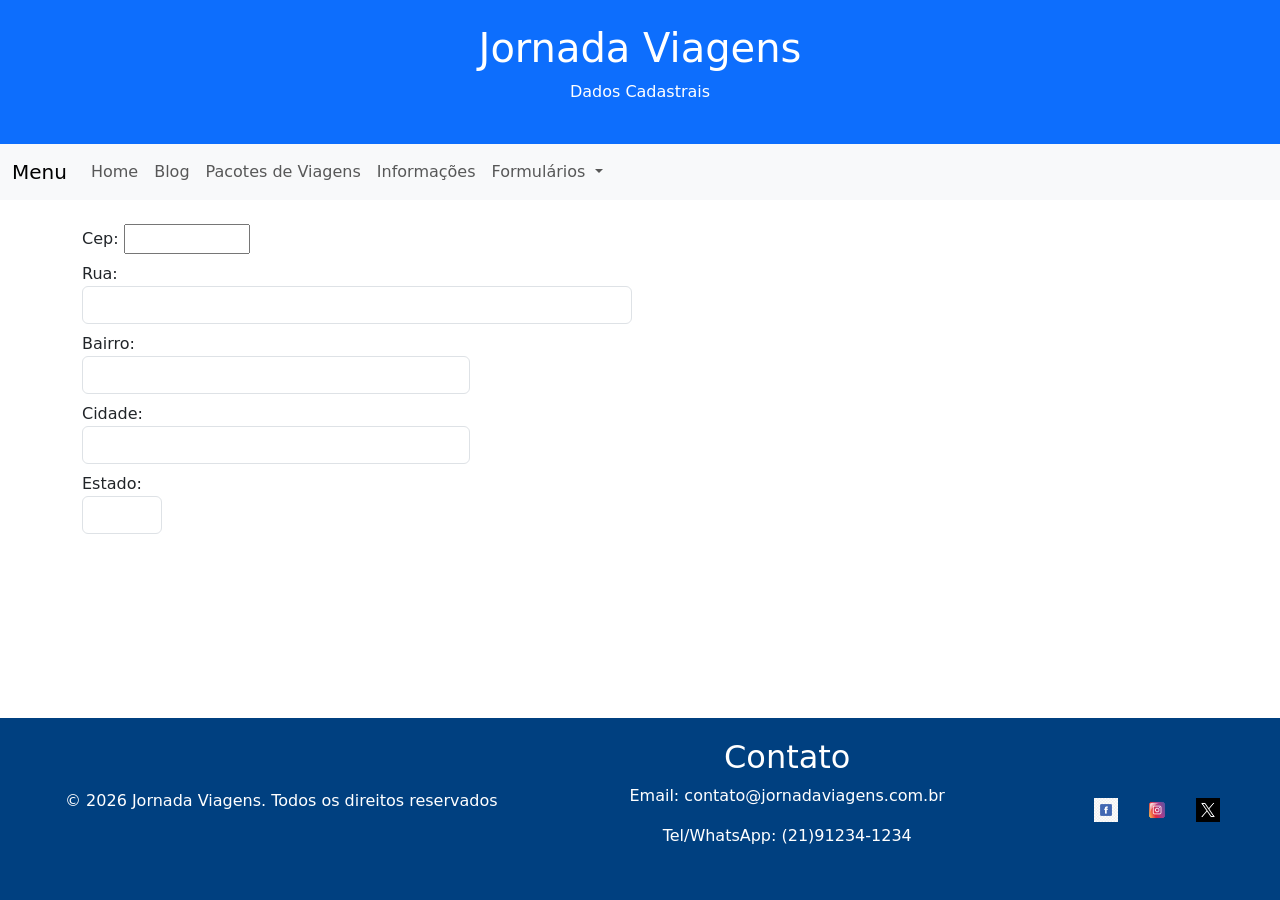
<file: form_endereco.html>
<!DOCTYPE html>
<html lang="pt-BR">

<head>
    <meta charset="UTF-8">
    <meta name="viewport" content="width=device-width, initial-scale=1.0">
    <title>Endereço</title>
    <link rel="stylesheet" href="css/style.css">
    <link href="https://cdn.jsdelivr.net/npm/bootstrap@5.3.8/dist/css/bootstrap.min.css" rel="stylesheet"
        integrity="sha384-sRIl4kxILFvY47J16cr9ZwB07vP4J8+LH7qKQnuqkuIAvNWLzeN8tE5YBujZqJLB" crossorigin="anonymous">

    <!-- Adicionando Javascript -->
    <script>
    
    function limpa_formulário_cep() {
            //Limpa valores do formulário de cep.
            document.getElementById('rua').value=("");
            document.getElementById('bairro').value=("");
            document.getElementById('cidade').value=("");
            document.getElementById('uf').value=("");
            document.getElementById('ibge').value=("");
    }

    function meu_callback(conteudo) {
        if (!("erro" in conteudo)) {
            //Atualiza os campos com os valores.
            document.getElementById('rua').value=(conteudo.logradouro);
            document.getElementById('bairro').value=(conteudo.bairro);
            document.getElementById('cidade').value=(conteudo.localidade);
            document.getElementById('uf').value=(conteudo.uf);
            document.getElementById('ibge').value=(conteudo.ibge);
        } //end if.
        else {
            //CEP não Encontrado.
            limpa_formulário_cep();
            alert("CEP não encontrado.");
        }
    }
        
    function pesquisacep(valor) {

        //Nova variável "cep" somente com dígitos.
        var cep = valor.replace(/\D/g, '');

        //Verifica se campo cep possui valor informado.
        if (cep != "") {

            //Expressão regular para validar o CEP.
            var validacep = /^[0-9]{8}$/;

            //Valida o formato do CEP.
            if(validacep.test(cep)) {

                //Preenche os campos com "..." enquanto consulta webservice.
                document.getElementById('rua').value="...";
                document.getElementById('bairro').value="...";
                document.getElementById('cidade').value="...";
                document.getElementById('uf').value="...";
                document.getElementById('ibge').value="...";

                //Cria um elemento javascript.
                var script = document.createElement('script');

                //Sincroniza com o callback.
                script.src = 'https://viacep.com.br/ws/'+ cep + '/json/?callback=meu_callback';

                //Insere script no documento e carrega o conteúdo.
                document.body.appendChild(script);

            } //end if.
            else {
                //cep é inválido.
                limpa_formulário_cep();
                alert("Formato de CEP inválido.");
            }
        } //end if.
        else {
            //cep sem valor, limpa formulário.
            limpa_formulário_cep();
        }
    };

    </script>
    </head>

    <body class="d-flex flex-column min-vh-100">
    <header class="container-fluid bg-primary text-white text-center p-4">
        <h1>Jornada Viagens</h1>
        <p>Dados Cadastrais</p>
    </header>
    <nav class="navbar navbar-expand-lg bg-body-tertiary">
        <div class="container-fluid">
            <a class="navbar-brand" href="#">Menu</a>
            <button class="navbar-toggler" type="button" data-bs-toggle="collapse" data-bs-target="#navbarNav"
                aria-controls="navbarNav" aria-expanded="false" aria-label="Toggle navigation">
                <span class="navbar-toggler-icon"></span>
            </button>
            <div class="collapse navbar-collapse" id="navbarNav">
                <ul class="navbar-nav">
                    <li class="nav-item">
                        <a class="nav-link" href="index.html">Home</a>
                    </li>
                    <li class="nav-item">
                        <a class="nav-link" href="blog.html">Blog</a>
                    </li>
                    <li class="nav-item">
                        <a class="nav-link" href="pacotes.html">Pacotes de Viagens</a>
                    </li>
                    <li class="nav-item">
                        <a class="nav-link" href="index.html#contato">Informações</a>
                        <li class="nav-item dropdown">
                    <a class="nav-link dropdown-toggle" href="#" role="button" data-bs-toggle="dropdown"
                        aria-expanded="false">
                        Formulários
                    </a>
                    <ul class="dropdown-menu">
                        <li><a class="dropdown-item" href="contato.html">Contato</a></li>
                        <li><a class="dropdown-item" href="exemplo_form.html">Exemplo</a></li>
                        <li><a class="dropdown-item" href="form_endereco.html">Endereço</a></li>
                        <li><a class="dropdown-item" href="orcamento.html">Orçamento</a></li>
                    </ul>
                </li>
                </ul>
            </div>
        </div>
    </nav>
    <main class="flex-fill container my-4">
    <!-- Inicio do formulario -->
      <form method="get" action=".">
        <label class="form-label">Cep:
        <input name="cep" type="text" id="cep" value="" size="10" maxlength="9"
               onblur="pesquisacep(this.value);" /></label><br />
        <label class="form-label">Rua:
        <input  class="form-control" name="rua" type="text" id="rua" size="60" /></label><br />
        <label class="form-label">Bairro:
        <input class="form-control" name="bairro" type="text" id="bairro" size="40" /></label><br />
        <label class="form-label">Cidade:
        <input class="form-control" name="cidade" type="text" id="cidade" size="40" /></label><br />
        <label class="form-label">Estado:
        <input class="form-control" name="uf" type="text" id="uf" size="2" /></label><br />
        <!-- <label class="form-label">IBGE: -->
        <input class="form-control" name="ibge" type="hidden" id="ibge" size="8" /></label><br />
        </form>
      </main>
     <footer> <!-- rodapé da página -->
        <div class="footer-container">
            <div class="footer-copy">
                <p>&copy; 2026 Jornada Viagens. Todos os direitos reservados</p>
            </div>
            <!-- criar uma ancora de link -->
            <a name="contato"></a>
            <address class="footer-contato">
                <h2>Contato</h2>
                <p>Email: contato@jornadaviagens.com.br
                <p>Tel/WhatsApp: (21)91234-1234
            </address>
            <nav class="footer-redes" aria-label="Redes Sociais">
                <a href="https://pt-br.facebook.com/" target="_blank" aria-label="facebook"><img
                        src="img/facebook-icon.png"></a>
                <a href="https://www.instagram.com/" target="_blank" aria-label="instagram"><img
                        src="img/instagram-icon.png"></a>
                <a href="https://x.com/" target="_blank" aria-label="x"><img src="img/x-icon.avif"></a>
            </nav>
        </div>
    </footer>
    <script src="https://cdn.jsdelivr.net/npm/bootstrap@5.3.8/dist/js/bootstrap.bundle.min.js"
        integrity="sha384-FKyoEForCGlyvwx9Hj09JcYn3nv7wiPVlz7YYwJrWVcXK/BmnVDxM+D2scQbITxI"
        crossorigin="anonymous"></script>

    </body>

</html>
</file>
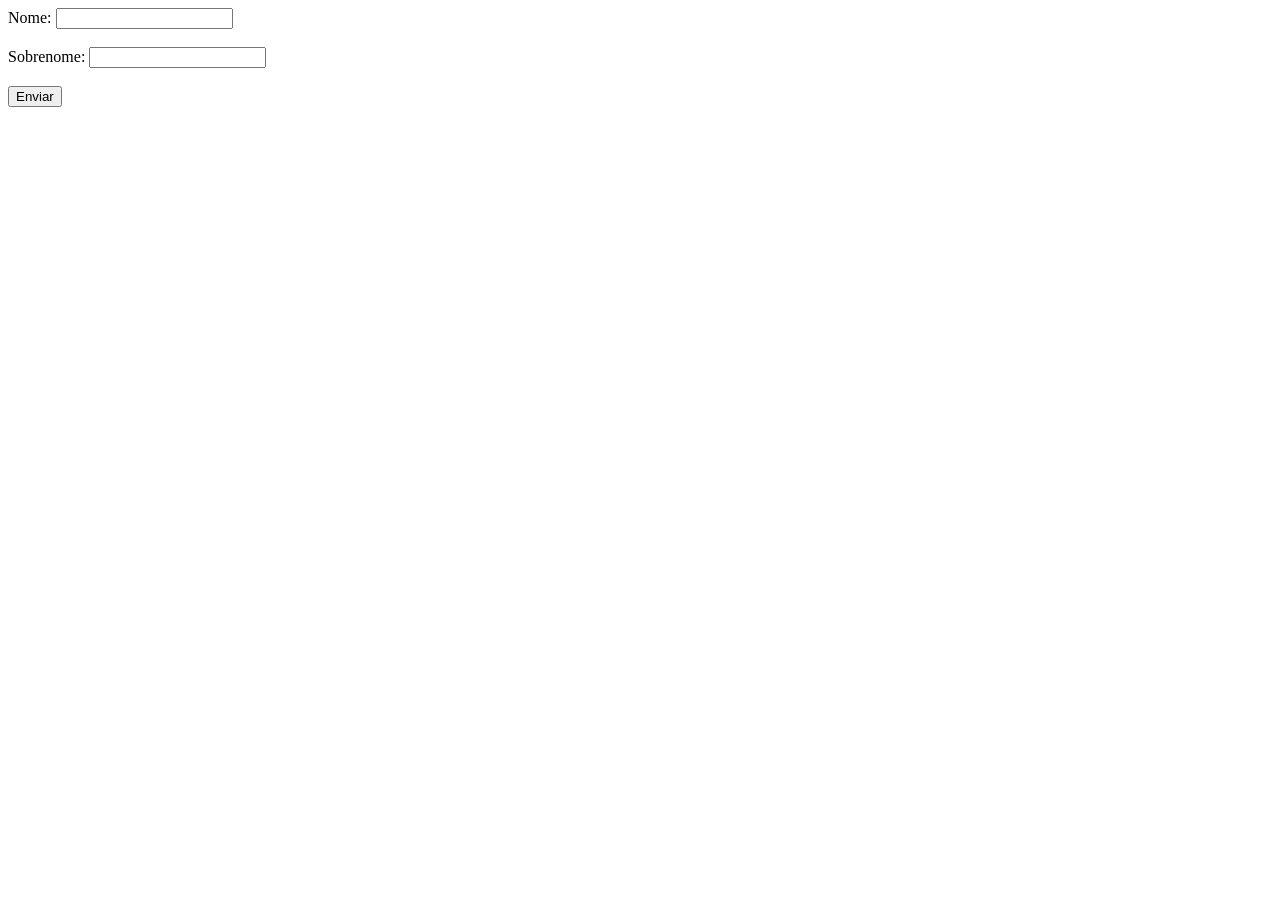
<file: formulário.html>
<!DOCTYPE html>
<html lang="en">
<head>
    <meta charset="UTF-8">
    <meta name="viewport" content="width=device-width, initial-scale=1.0">
    <title>Formulário</title>
</head>
<body>
    <form action="#" method="post"> <label for="nome">Nome:</label> <input type="text" id="nome" name="nome" required > <br><br> <label for="sobrenome">Sobrenome:</label> <input type="text" id="sobrenome" name="sobrenome" required > <br><br> <button type="submit">Enviar</button> </form>
</body>
</html>
</file>
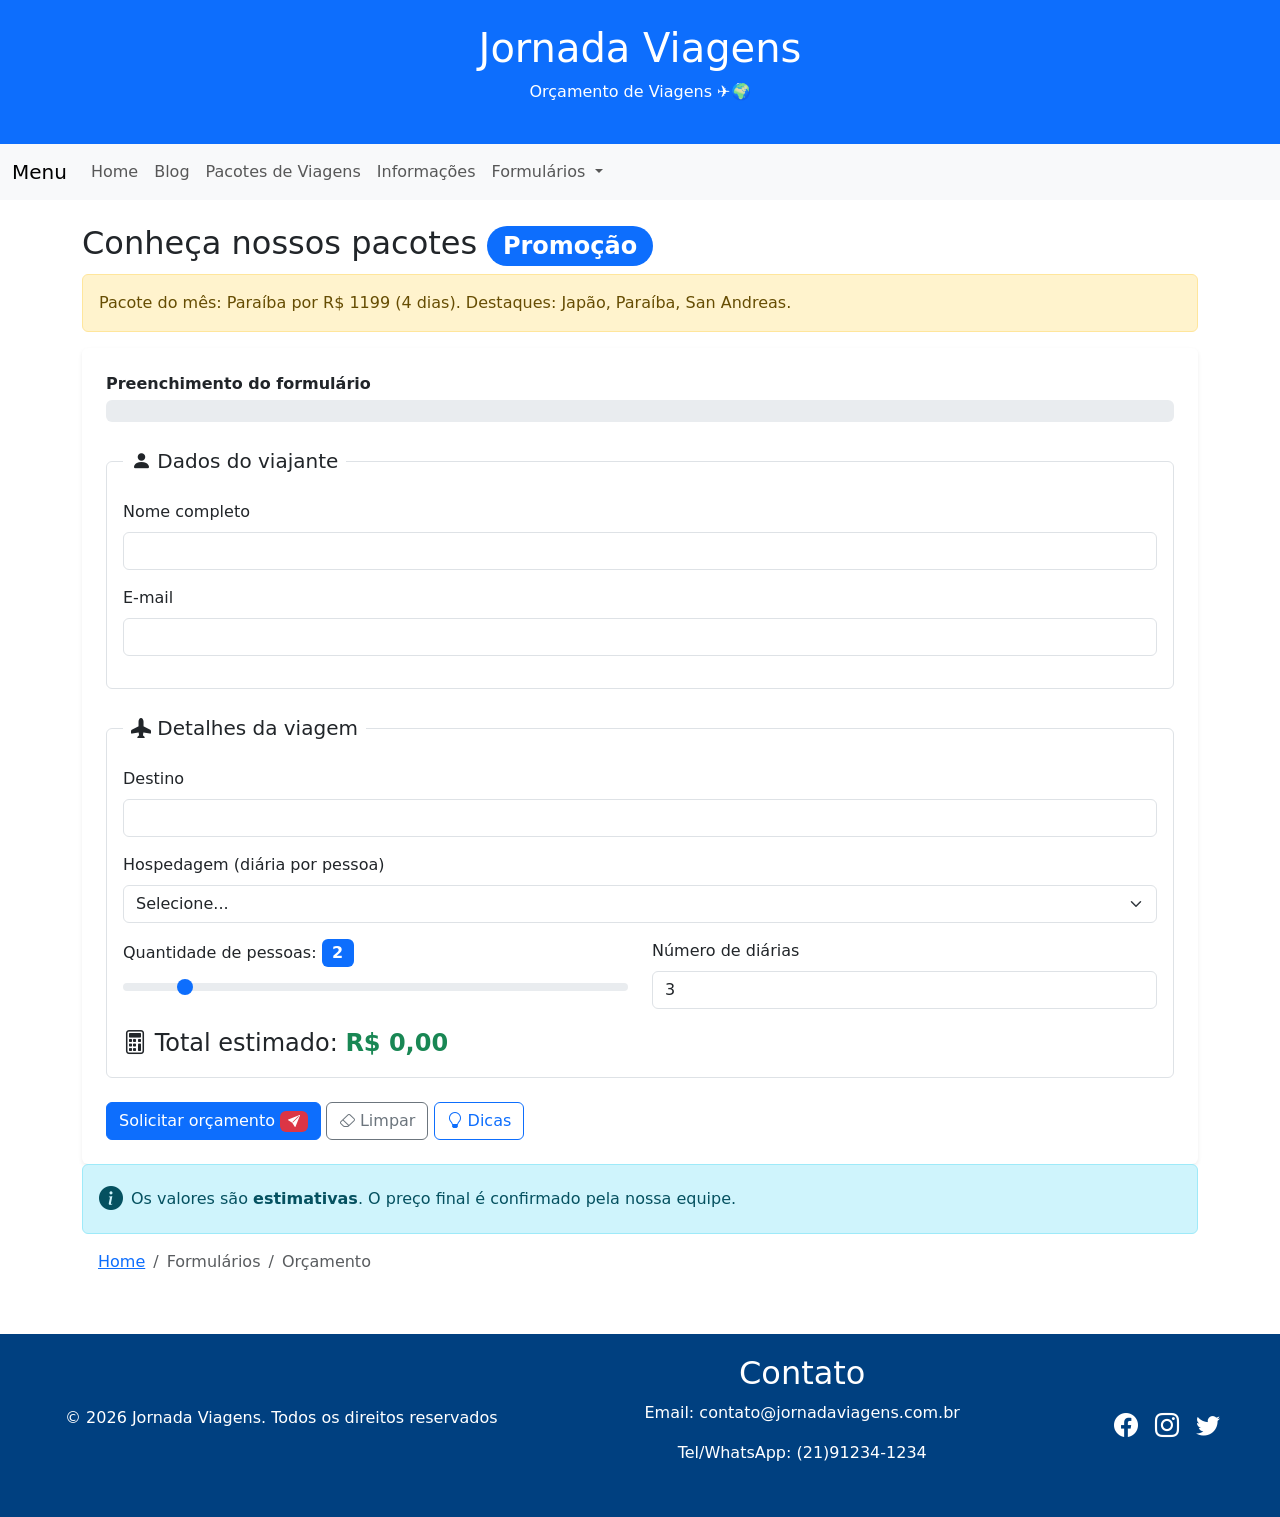
<file: orcamento.html>
<!DOCTYPE html>
<html lang="pt-BR">

<head>
    <meta charset="UTF-8">
    <meta name="viewport" content="width=device-width, initial-scale=1.0">
    <title>Jornada Viagens</title>
    <!-- Configuração do css externo -->
    <link rel="stylesheet" href="css/style.css">
    <link href="https://cdn.jsdelivr.net/npm/bootstrap@5.3.8/dist/css/bootstrap.min.css" rel="stylesheet"
        integrity="sha384-sRIl4kxILFvY47J16cr9ZwB07vP4J8+LH7qKQnuqkuIAvNWLzeN8tE5YBujZqJLB" crossorigin="anonymous">
    <link rel="stylesheet" href="https://cdn.jsdelivr.net/npm/bootstrap-icons@1.13.2/font/bootstrap-icons.min.css">

</head>

<body class="d-flex flex-column min-vh-100">
    <header class="container-fluid bg-primary text-white text-center p-4">
        <h1>Jornada Viagens</h1>
        <p>Orçamento de Viagens ✈️🌍</p>
    </header>

    <nav class="navbar navbar-expand-lg bg-body-tertiary">
        <div class="container-fluid">
            <a class="navbar-brand" href="#">Menu</a>
            <button class="navbar-toggler" type="button" data-bs-toggle="collapse" data-bs-target="#navbarNav"
                aria-controls="navbarNav" aria-expanded="false" aria-label="Toggle navigation">
                <span class="navbar-toggler-icon"></span>
            </button>
            <div class="collapse navbar-collapse" id="navbarNav">
                <ul class="navbar-nav">
                    <li class="nav-item">
                        <a class="nav-link" href="index.html">Home</a>
                    </li>
                    <li class="nav-item">
                        <a class="nav-link" href="blog.html">Blog</a>
                    </li>
                    <li class="nav-item">
                        <a class="nav-link" href="pacotes.html">Pacotes de Viagens</a>
                    </li>
                    <li class="nav-item">
                        <a class="nav-link" href="#contato">Informações</a>
                    </li>
                    <li class="nav-item dropdown">
                        <a class="nav-link dropdown-toggle" href="#" role="button" data-bs-toggle="dropdown"
                            aria-expanded="false">
                            Formulários
                        </a>
                        <ul class="dropdown-menu">
                            <li><a class="dropdown-item" href="contato.html">Contato</a></li>
                            <li><a class="dropdown-item" href="exemplo_form.html">Exemplo</a></li>
                            <li><a class="dropdown-item" href="form_endereco.html">Endereço</a></li>
                            <li><a class="dropdown-item" href="orcamento.html">Orçamento</a></li>
                        </ul>
                    </li>

                </ul>
            </div>
        </div>
    </nav>
    <main class="container py-4">

        <h2 id="titulo-pacotes">Conheça nossos pacotes <span class="badge rounded-pill text-bg-primary">Promoção</span>
        </h2>
        <!-- Etapa 12: este parágrafo começa VAZIO. O JavaScript vai escrever aqui -->
        <p id="texto-destaque" class="alert alert-warning"></p>


        

        <section id="orcamento">
            <form id="form-orcamento" class="bg-white p-4 rounded shadow-sm" novalidate>
                <!-- PROGRESS BAR: quanto do formulário já foi preenchido -->
                <div id="bloco-progresso" class="mb-4">
                    <p class="mb-1 fw-bold">Preenchimento do formulário</p>
                    <div class="progress" role="progressbar" aria-label="Preenchimento do formulário"
                        aria-valuenow="0" aria-valuemin="0" aria-valuemax="100" style="height: 22px;">
                        <div class="progress-bar progress-bar-striped progress-bar-animated" id="barra-preenchimento"
                            style="width: 0%">0%</div>
                    </div>
                </div>
                <!-- FIELDSET 1: dados pessoais -->
                <fieldset class="border rounded p-3 mb-4">
                    <legend class="float-none w-auto px-2 fs-5">
                        <i class="bi bi-person-fill"></i> Dados do viajante
                    </legend>
                    <div class="mb-3">
                        <label for="nome" class="form-label">Nome completo</label>
                        <!-- required: campo obrigatório -->
                        <input type="text" id="nome" name="nome" class="form-control" required>
                        <!-- Esta mensagem só aparece quando o campo tiver a classe is-invalid -->
                        <div class="invalid-feedback">Informe seu nome.</div>
                    </div>
                    <div class="mb-3">
                        <label for="email" class="form-label">E-mail</label>
                        <input type="email" id="email" name="email" class="form-control" required>
                        <div class="invalid-feedback">Informe um e-mail válido (ex.: nome@email.com).</div>
                    </div>
                </fieldset>

                <!-- FIELDSET 2: detalhes da viagem -->
                <fieldset class="border rounded p-3 mb-4">
                    <legend class="float-none w-auto px-2 fs-5">
                        <i class="bi bi-airplane-fill"></i> Detalhes da viagem
                    </legend>

                    <!-- DATALIST: o input se liga ao datalist pelo atributo list = id do datalist -->
                    <div class="mb-3">
                        <label for="destino" class="form-label">Destino</label>
                        <input type="text" id="destino" name="destino" class="form-control" list="lista-destinos" required>
                        <datalist id="lista-destinos">
                            <option value="Japão">
                            <option value="Paraíba">
                            <option value="San Andreas">
                            <option value="Belford Roxo">
                        </datalist>
                        <div class="invalid-feedback">Escolha ou digite um destino.</div>
                    </div>

                    <!-- OPTGROUP: categorias dentro do select -->
                    <div class="mb-3">
                        <label for="hospedagem" class="form-label">Hospedagem (diária por pessoa)</label>
                        <select id="hospedagem" name="hospedagem" class="form-select" required>
                            <option value="">Selecione...</option>
                            <optgroup label="Econômica">
                                <option value="80">Hostel — R$ 80</option>
                                <option value="150">Pousada — R$ 150</option>
                            </optgroup>
                            <optgroup label="Conforto">
                                <option value="250">Hotel 3 estrelas — R$ 250</option>
                                <option value="500">Resort — R$ 500</option>
                            </optgroup>
                        </select>
                        <div class="invalid-feedback">Escolha um tipo de hospedagem.</div>
                    </div>

                    <div class="row">
                        <!-- OUTPUT: mostra o número escolhido no range -->
                        <div class="col-md-6 mb-3">
                            <label for="pessoas" class="form-label">
                                Quantidade de pessoas:
                                <output id="saida-pessoas" for="pessoas" class="badge text-bg-primary fs-6">2</output>
                            </label>
                            <input type="range" id="pessoas" name="pessoas" class="form-range" min="1" max="10"
                                value="2">
                        </div>
                        <div class="col-md-6 mb-3">
                            <label for="diarias" class="form-label">Número de diárias</label>
                            <input type="number" id="diarias" name="diarias" class="form-control" min="1" max="30"
                                value="3">
                        </div>
                    </div>

                    <!-- OUTPUT do total: quem escreve aqui é o jQuery (Passo 6) -->
                    <p class="fs-4 mb-0">
                        <i class="bi bi-calculator"></i> Total estimado:
                        <output id="total" for="hospedagem pessoas diarias" class="fw-bold text-success">R$
                            0,00</output>
                    </p>
                </fieldset>

                <button type="submit" class="btn btn-primary"> Solicitar
                    orçamento <span class="badge text-bg-danger"><i class="bi bi-send-fill"></i></span>
                </button>
                <button type="reset" class="btn btn-outline-secondary"><i class="bi bi-eraser"></i> Limpar</button>
                <!-- Etapa 15: botão e caixa controlados pelo jQuery -->
                <button type="button" id="btn-dicas" class="btn btn-outline-primary">
                    <i class="bi bi-lightbulb"></i> Dicas
                </button>
                <div id="caixa-dicas" class="alert alert-light border mt-3" style="display: none;">
                    <i class="bi bi-lightbulb-fill text-warning"></i>
                    Viajar fora da alta temporada pode reduzir o valor das diárias em até 30%.
                </div>


            </form>
        </section>
        <!-- orcamento no inicio da main -->
        <div class="alert alert-info d-flex align-items-center gap-2">
            <i class="bi bi-info-circle-fill fs-4"></i>
            <div>Os valores são <strong>estimativas</strong>. O preço final é confirmado pela nossa equipe.</div>
        </div>
        <!--orcamento abaixo do primeiro alert-->
        <!-- Etapa 13: área vazia onde o JavaScript vai colocar o alerta de sucesso ou de erro -->
        <!-- <div class="alert alert-success alert-dismissible fade show"> ... "Pronto! Seu orçamento foi enviado." ... </div> -->
        <div id="area-alertas"></div>
        <nav aria-label="breadcrumb">
            <ol class="breadcrumb m-3">
                <li class="breadcrumb-item"><a href="index.html">Home</a></li>
                <li class="breadcrumb-item active" aria-current="page">Formulários</li>
                <li class="breadcrumb-item active" aria-current="page">Orçamento</li>
            </ol>
        </nav>
    </main>
    <footer> <!-- rodapé da página -->
        <div class="footer-container">
            <div class="footer-copy">
                <p>&copy; 2026 Jornada Viagens. Todos os direitos reservados</p>
            </div>
            <!-- criar uma ancora de link -->
            <a name="contato"></a>
            <address class="footer-contato">
                <h2>Contato</h2>
                <p>Email: contato@jornadaviagens.com.br
                <p>Tel/WhatsApp: (21)91234-1234
            </address>
            <nav class="footer-redes" aria-label="Redes Sociais">
                <a href="https://pt-br.facebook.com/" target="_blank" aria-label="facebook">
                    <i class="bi bi-facebook"></i></a>
                <a href="https://www.instagram.com/" target="_blank" aria-label="instagram">
                    <i class="bi bi-instagram"></i></a>
                <a href="https://x.com/" target="_blank" aria-label="x">
                    <i class="bi bi-twitter"></i></a>
            </nav>
        </div>
    </footer>
    <script src="https://cdn.jsdelivr.net/npm/bootstrap@5.3.8/dist/js/bootstrap.bundle.min.js"
        integrity="sha384-FKyoEForCGlyvwx9Hj09JcYn3nv7wiPVlz7YYwJrWVcXK/BmnVDxM+D2scQbITxI"
        crossorigin="anonymous"></script>
    
    <!-- jQuery: precisa vir ANTES do nosso orcamento.js -->
    <script src="https://code.jquery.com/jquery-3.7.1.min.js"></script>
    <!-- JavaScript EXTERNO: o nosso arquivo -->
    <script src="js/orcamento.js"></script>
</body>

</html>
</file>
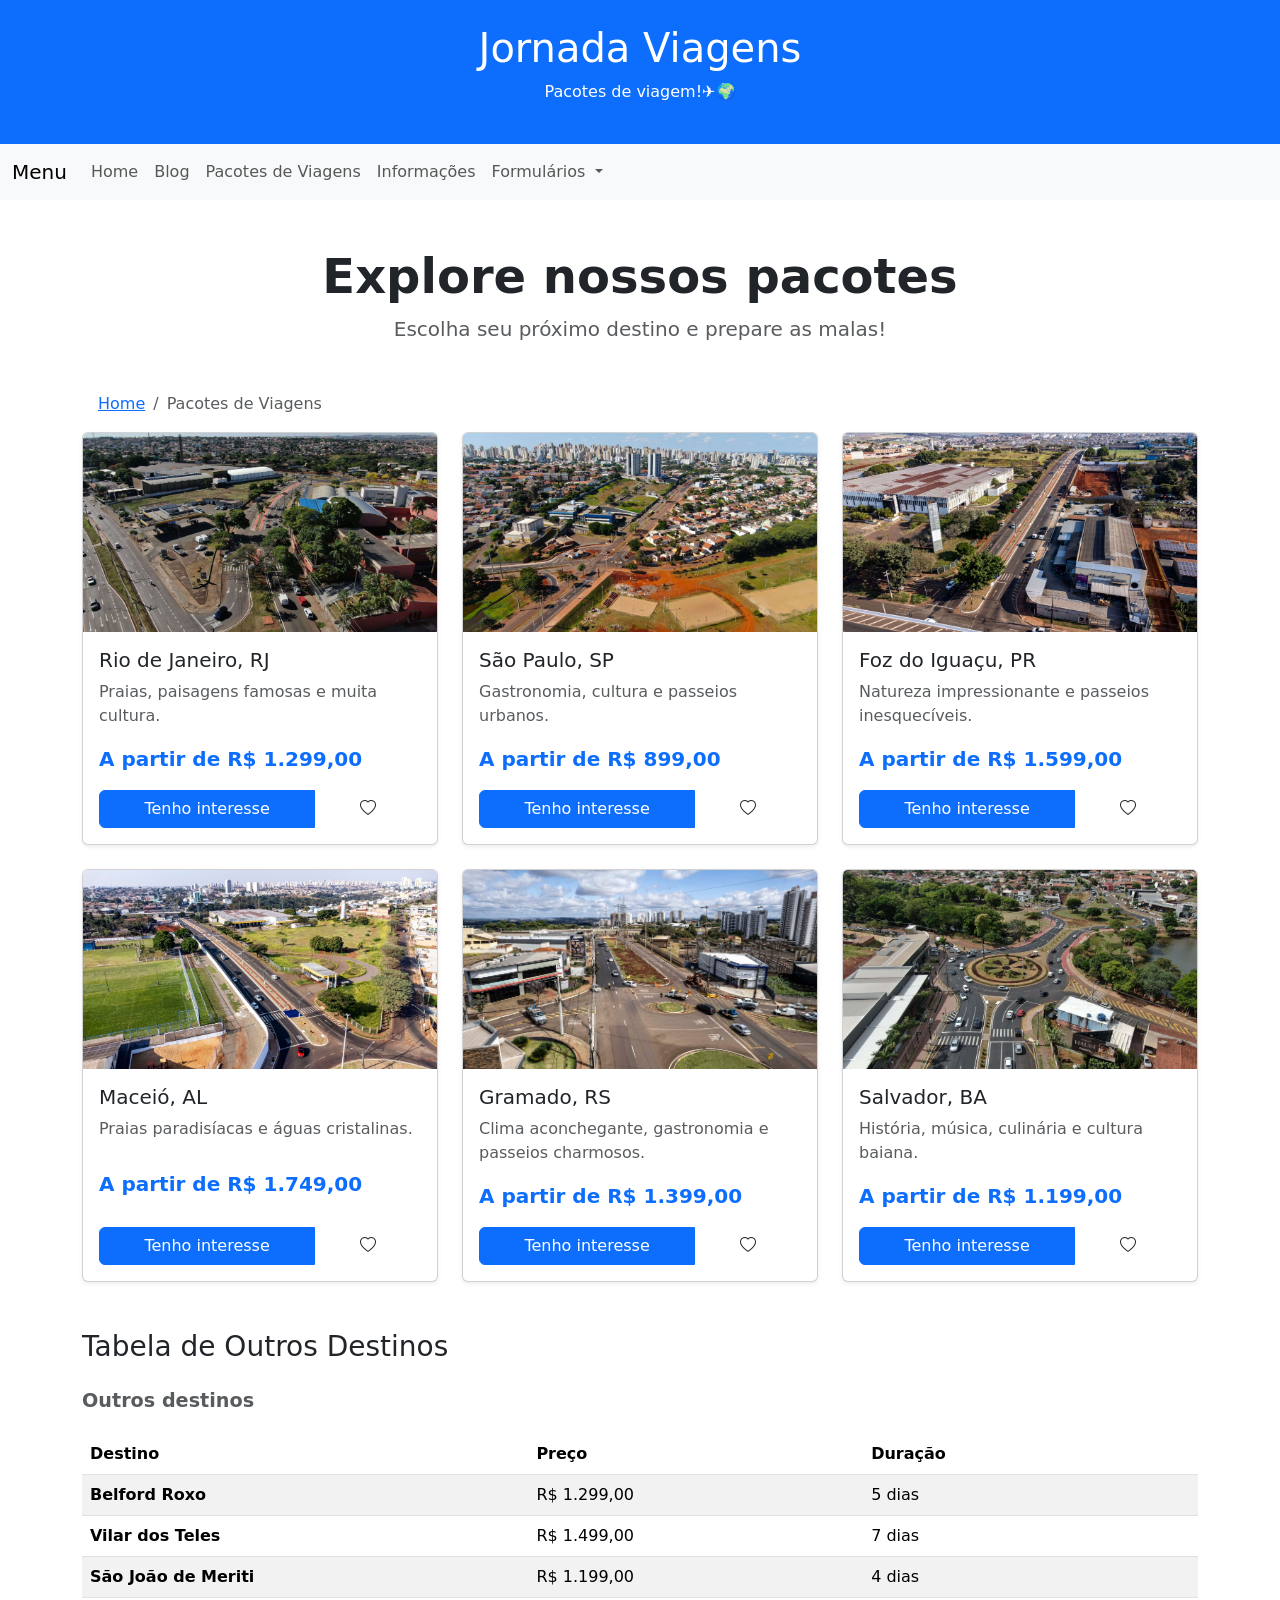
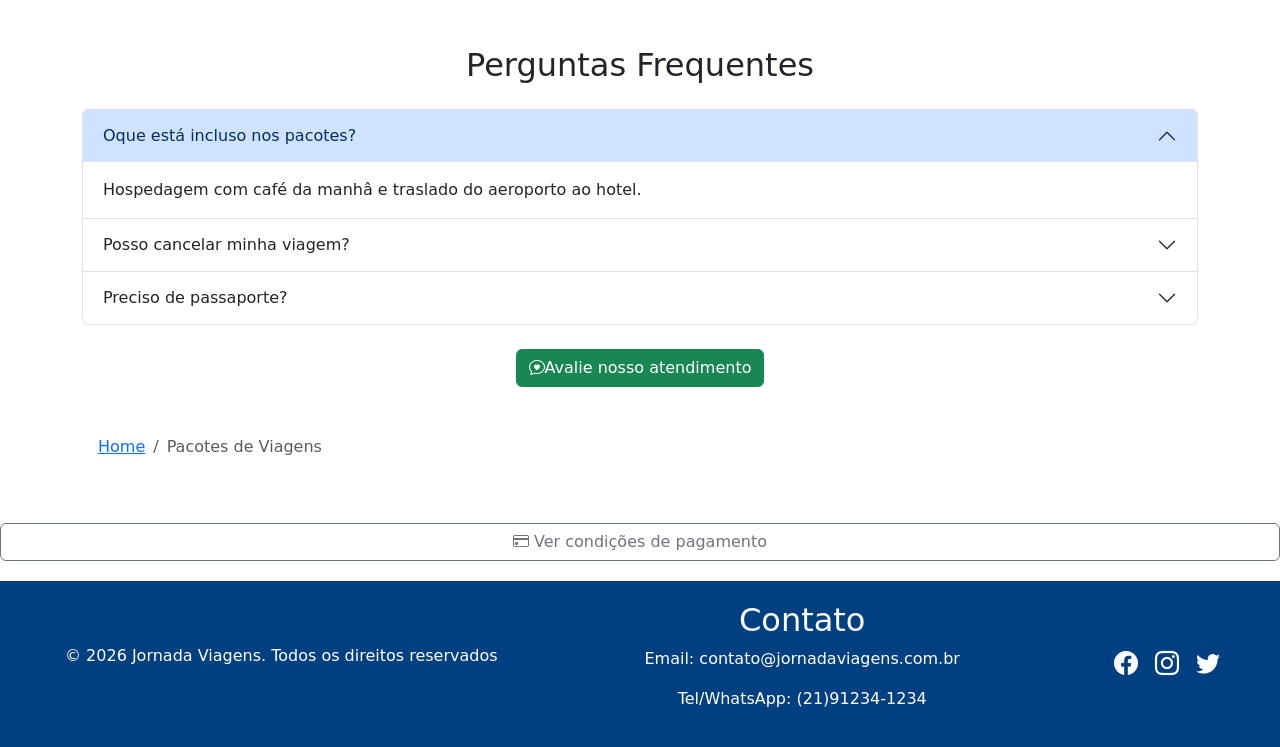
<file: pacotes.html>
<!DOCTYPE html>
<html lang="pt-BR">

<head>
    <meta charset="UTF-8">
    <meta name="viewport" content="width=device-width, initial-scale=1.0">
    <title>Jornada Viagens</title>
    <!-- Configuração do css externo -->
    <link rel="stylesheet" href="css/style.css">
    <link href="https://cdn.jsdelivr.net/npm/bootstrap@5.3.8/dist/css/bootstrap.min.css" rel="stylesheet"
        integrity="sha384-sRIl4kxILFvY47J16cr9ZwB07vP4J8+LH7qKQnuqkuIAvNWLzeN8tE5YBujZqJLB" crossorigin="anonymous">
    <link hel="stylesheet" href="https://cdn.jsdelivr.net/npm/bootstrap-icon@1.13.2/font/bootstrap-icons.min.css">
    <link rel="stylesheet" href="https://cdn.jsdelivr.net/npm/bootstrap-icons@1.13.2/font/bootstrap-icons.min.css">
</head>

<body class="d-flex flex-column min-vh-100"></body>
<header class="container-fluid bg-primary text-white text-center p-4">
    <h1>Jornada Viagens</h1>
    <p>Pacotes de viagem!✈️🌍</p>
</header>

<nav class="navbar navbar-expand-lg bg-body-tertiary">
    <div class="container-fluid">
        <a class="navbar-brand" href="#">Menu</a>
        <button class="navbar-toggler" type="button" data-bs-toggle="collapse" data-bs-target="#navbarNav"
            aria-controls="navbarNav" aria-expanded="false" aria-label="Toggle navigation">
            <span class="navbar-toggler-icon"></span>
        </button>
        <div class="collapse navbar-collapse" id="navbarNav">
            <ul class="navbar-nav">
                <li class="nav-item">
                    <a class="nav-link" href="index.html">Home</a>
                </li>
                <li class="nav-item">
                    <a class="nav-link" href="blog.html">Blog</a>
                </li>
                <li class="nav-item">
                    <a class="nav-link" href="pacotes.html">Pacotes de Viagens</a>
                </li>
                <li class="nav-item">
                    <a class="nav-link" href="index.html#contato">Informações</a>
                </li>
                <li class="nav-item dropdown">
                    <a class="nav-link dropdown-toggle" href="#" role="button" data-bs-toggle="dropdown"
                        aria-expanded="false">
                        Formulários
                    </a>
                    <ul class="dropdown-menu">
                        <li><a class="dropdown-item" href="contato.html">Contato</a></li>
                        <li><a class="dropdown-item" href="exemplo_form.html">Exemplo</a></li>
                        <li><a class="dropdown-item" href="form_endereco.html">Endereço</a></li>
                        <li><a class="dropdown-item" href="orcamento.html">Orçamento</a></li>
                    </ul>
                </li>

            </ul>
        </div>
    </div>
</nav>
<main class="container py-5">
    <section aria-labelledby="titulo-pacotes">
        <div class="text-center mb-5">
            <h2 id="titulo-pacotes" class="display-5 fw-bold">Explore nossos pacotes</h2>
            <p class="lead text-body-secondary">Escolha seu próximo destino e prepare as malas!</p>
        </div>
        <nav aria-label="breadcrumb">
            <ol class="breadcrumb m-3">
                <li class="breadcrumb-item"><a href="index.html">Home</a></li>
                <li class="breadcrumb-item active" aria-current="page">Pacotes de Viagens</li>
            </ol>
        </nav>

        <div class="row row-cols-1 row-cols-md-2 row-cols-lg-3 g-4">
            <div class="col">
                <article class="card h-100 shadow-sm">
                    <figure class="mb-0">
                        <img src="img/lugar1.jpg" class="card-img-top"
                            alt="Vista aérea de uma cidade brasileira com ruas, edifícios e áreas verdes">
                    </figure>
                    <div class="card-body d-flex flex-column">
                        <h3 class="card-title h5">Rio de Janeiro, RJ</h3>
                        <p class="card-text text-body-secondary">Praias, paisagens famosas e muita cultura.</p>
                        <p class="fs-5 fw-bold text-primary mt-auto">A partir de R$ 1.299,00</p>
                        <div class="btn-group mt-auto" role="group" arial-label="Ações do pacote">
                            <a href="orcamento.html" class="btn btn-primary">Tenho interesse</a>
                            <button type="buton" class="btn bt-outline btn-favoritar" arial-label="Favoritar pacote">
                                <i class="bi bi-heart"></i>
                            </button>
                        </div>
                </article>
            </div>

            <div class="col">
                <article class="card h-100 shadow-sm">
                    <figure class="mb-0">
                        <img src="img/lugar2.jpg" class="card-img-top"
                            alt="Vista aérea de uma cidade com avenidas, edifícios e vegetação">
                    </figure>
                    <div class="card-body d-flex flex-column">
                        <h3 class="card-title h5">São Paulo, SP</h3>
                        <p class="card-text text-body-secondary">Gastronomia, cultura e passeios urbanos.</p>
                        <p class="fs-5 fw-bold text-primary mt-auto">A partir de R$ 899,00</p>
                        <div class="btn-group mt-auto" role="group" arial-label="Ações do pacote">
                            <a href="orcamento.html" class="btn btn-primary">Tenho interesse</a>
                            <button type="buton" class="btn bt-outline btn-favoritar" arial-label="Favoritar pacote">
                                <i class="bi bi-heart"></i>
                            </button>
                        </div>
                </article>
            </div>

            <div class="col">
                <article class="card h-100 shadow-sm">
                    <figure class="mb-0">
                        <img src="img/lugar3.jpg" class="card-img-top"
                            alt="Paisagem turística de Foz do Iguaçu com natureza exuberante">
                    </figure>
                    <div class="card-body d-flex flex-column">
                        <h3 class="card-title h5">Foz do Iguaçu, PR</h3>
                        <p class="card-text text-body-secondary">Natureza impressionante e passeios inesquecíveis.</p>
                        <p class="fs-5 fw-bold text-primary mt-auto">A partir de R$ 1.599,00</p>
                        <div class="btn-group mt-auto" role="group" arial-label="Ações do pacote">
                            <a href="orcamento.html" class="btn btn-primary">Tenho interesse</a>
                            <button type="buton" class="btn bt-outline btn-favoritar" arial-label="Favoritar pacote">
                                <i class="bi bi-heart"></i>
                            </button>
                        </div>
                </article>
            </div>

            <div class="col">
                <article class="card h-100 shadow-sm">
                    <figure class="mb-0">
                        <img src="img/lugar4.jpg" class="card-img-top"
                            alt="Praia de águas claras e areia branca em destino turístico">
                    </figure>
                    <div class="card-body d-flex flex-column">
                        <h3 class="card-title h5">Maceió, AL</h3>
                        <p class="card-text text-body-secondary">Praias paradisíacas e águas cristalinas.</p>
                        <p class="fs-5 fw-bold text-primary mt-auto">A partir de R$ 1.749,00</p>
                        <div class="btn-group mt-auto" role="group" arial-label="Ações do pacote">
                            <a href="orcamento.html" class="btn btn-primary">Tenho interesse</a>
                            <button type="buton" class="btn bt-outline btn-favoritar" arial-label="Favoritar pacote">
                                <i class="bi bi-heart"></i>
                            </button>
                        </div>
                </article>
            </div>

            <div class="col">
                <article class="card h-100 shadow-sm">
                    <figure class="mb-0">
                        <img src="img/lugar5.jpg" class="card-img-top"
                            alt="Montanhas e construções históricas em uma cidade turística">
                    </figure>
                    <div class="card-body d-flex flex-column">
                        <h3 class="card-title h5">Gramado, RS</h3>
                        <p class="card-text text-body-secondary">Clima aconchegante, gastronomia e passeios charmosos.
                        </p>
                        <p class="fs-5 fw-bold text-primary mt-auto">A partir de R$ 1.399,00</p>
                        <div class="btn-group mt-auto" role="group" arial-label="Ações do pacote">
                            <a href="orcamento.html" class="btn btn-primary">Tenho interesse</a>
                            <button type="buton" class="btn bt-outline btn-favoritar" arial-label="Favoritar pacote">
                                <i class="bi bi-heart"></i>
                            </button>
                        </div>
                </article>
            </div>

            <div class="col">
                <article class="card h-100 shadow-sm">
                    <figure class="mb-0">
                        <img src="img/lugar6.jpg" class="card-img-top"
                            alt="Paisagem de Salvador com arquitetura histórica e vista para o mar">
                    </figure>
                    <div class="card-body d-flex flex-column">
                        <h3 class="card-title h5">Salvador, BA</h3>
                        <p class="card-text text-body-secondary">História, música, culinária e cultura baiana.</p>
                        <p class="fs-5 fw-bold text-primary mt-auto">A partir de R$ 1.199,00</p>
                        <div class="btn-group mt-auto" role="group" arial-label="Ações do pacote">
                            <a href="orcamento.html" class="btn btn-primary">Tenho interesse</a>
                            <button type="buton" class="btn bt-outline btn-favoritar" arial-label="Favoritar pacote">
                                <i class="bi bi-heart"></i>
                            </button>
                        </div>
                </article>
            </div>
        </div>
    </section>

    <section id="outros" class="mt-5">
        <h2 class="h3 mb-3">Tabela de Outros Destinos</h2>
        <table class="table table-striped tabela-acessivel">
            <caption>Outros destinos</caption>
            <colgroup>
                <col class="col-destino">
                <col class="col-preco">
                <col class="col-duracao">
            </colgroup>
            <thead>
                <tr>
                    <th scope="col">Destino</th>
                    <th scope="col">Preço</th>
                    <th scope="col">Duração</th>
                </tr>
            </thead>
            <tbody>
                <tr>
                    <th scope="row">Belford Roxo</th>
                    <td>R$ 1.299,00</td>
                    <td>5 dias</td>
                </tr>
                <tr>
                    <th scope="row">Vilar dos Teles</th>
                    <td>R$ 1.499,00</td>
                    <td>7 dias</td>
                </tr>
                <tr>
                    <th scope="row">São João de Meriti</th>
                    <td>R$ 1.199,00</td>
                    <td>4 dias</td>
                </tr>
            </tbody>
        </table>
    </section>
    <section id="faq" class="my-5">
        <h2 class="text-center mb-4">Perguntas Frequentes</h2>
        <div class="accordion" id="accordionFAQ">
            <div class="accordion-item">
                <h3 class="accordion-header">
                    <button class="accordion-button" type="button" data-bs-toggle="collapse" data-bs-target="#faq1"
                        aria-expaneded="true" aria-controls="faq1">Oque está incluso nos pacotes?</button>
                </h3>
                <div id="faq1" class="accordion-collapse collapse show" data-bs-parent="#accordionFaq">
                    <div class="accordion-body">
                        Hospedagem com café da manhâ e traslado do aeroporto ao hotel.
                    </div>
                </div>
            </div>
            <div class="accordion-item">
                <h3 class="accordion-header">
                    <button class="accordion-button collapsed" type="button" data-bs-toggle="collapse"
                        data-bs-target="#faq2" aria-expanded="false" arial-controls="faq2">Posso cancelar minha
                        viagem?</button>
                </h3>
                <div id="faq2" class="accordion-collapse collapse" data-bs-parent="#accordionFaq">
                    <div class="accordion-body">Sim.Cancelamentos com até 30 dias de antecedência têm reembolso
                        integral.
                    </div>
                </div>
            </div>
            <div class="accordion-item">
                <h3 class="accordion-header">
                    <button class="accordion-button collapsed" type="button" data-bs-toggle="collapse"
                        data-bs-target="#faq3" aria-expanded="false" aria-controls="faq3">Preciso de passaporte?
                    </button>
                </h3>
                <div id="faq3" class="accordion-collapse collapse" data-bs-parent="#accordionFaq">
                    <div class="accordion-body">
                        Apenas para destinos internacionais. No Brasil, basta um documento com foto.
                    </div>
                </div>
            </div>
        </div>
        <!-- Botão que abre o modal -->
         <div class="text-center mt-4">
            <button type="button" class="btn btn-success" data-bs-toggle="modal" data-bs-target="#modalFeedback">
                <i class="bi bi-chat-heart"></i>Avalie nosso atendimento
            </button>
         </div>
         <!-- Agradecimento -->
          <div id="area-feedback" class="mt-3"></div>
    </section>
   


    <nav aria-label="breadcrumb">
        <ol class="breadcrumb m-3">
            <li class="breadcrumb-item"><a href="index.html">Home</a></li>
            <li class="breadcrumb-item active" aria-current="page">Pacotes de Viagens</li>
        </ol>
    </nav>
</main>
<button class="btn btn-outline-secondary" type="button" data-bs-toggle="collapse" data-bs-target="#condicoes"
    aria-expanded="false" aria-controls="condicoes">
    <i class="bi bi-credit-card"></i> Ver condições de pagamento
</button>
<div class="collapse mt-3" id="condicoes">
    <div class="card card-body">
        <ul class="mb-0 ">
            <li>Pix com 5% de desconto.</li>
            <li>Cartão de crédito com parcelamento em até 10x sem juros.</li>
            <li>Reserva garantida com 20% de entrada.</li>
            <li>Parcelamento em até 12x sem juros no cartão de crédito.</li>
            <li>Desconto de 10% para pagamento à vista via transferência bancária.</li>
            <li>Condições especiais para grupos e famílias.</li>
        </ul>
    </div>
</div>

</section>
</main>
<div class="modal fade" id="modalFeedback" tabindex="-1" role="dialog" aria-labelledby="tituloModal" aria-hiden="true">
    <div class="modal-dialog modal-dialog-centered">
        <div class="modal-content">

            <div class="modal-header">
                <h2 class="modal-title fs-5" id="tituloModal">Avalie nosso atendimento</h2>
                <button type="button" class="btn-close" data-bs-dismiss="modal" aria-label="Fechar"></button>
            </div>
            <form id="form-feedback">
                <div class="modal-body">
                    <div class="mb-3">
                        <label for="fb-nome" class="form-label">Seu nome</label>
                        <input type="text" id="fb-nome" class="form-control" required>
                    </div>
                    <p class="form-label mb-1">Sua nota</p>
                    <div class="btn-group mb-3" role="group" aria-label="Nota de 1 a 5">
                        <input type="radio" class="btn-check" name="nota" id="nota1" value="1">

                        <label class="btn btn-outline-warning" for="nota1">1</label>
                        <input type="radio" class="btn-check" name="nota" id="nota2" value="2">

                        <label class="btn btn-outline-warning" for="nota2">2</label>
                        <input type="radio" class="btn-check" name="nota" id="nota3" value="3">

                        <label class="btn btn-outline-warning" for="nota3">3</label>
                        <input type="radio" class="btn-check" name="nota" id="nota4" value="4">

                        <label class="btn btn-outline-warning" for="nota4">4</label>
                        <input type="radio" class="btn-check" name="nota" id="nota5" value="5">

                        <label class="btn btn-outline-warning" for="nota5">5</label>
                    </div>
                    <div class="mb-3">
                        <label for="fb-comentario" class="form-label">Comentário</label>
                        <textarea id="fb-comentario" class="form-control" rows="3"></textarea>
                    </div>
                </div>
                <div class="modal-footer">
                    <button type="button" class="btn btn-secondary" data-bs-dismiss="modal">Cancelar</button>
                    <button type="submit" class="btn btn-success">Enviar avaliação</button>
                </div>
            </form>
            
        </div>
    </div>
</div>

<footer id="contato"> <!-- Rodapé com o ID de âncora modernizado -->
    <div class="footer-container">
        <div class="footer-copy">
            <p>&copy; 2026 Jornada Viagens. Todos os direitos reservados</p>
        </div>

        <div class="footer-contato">
            <h2>Contato</h2> <!-- h2 posicionado corretamente fora do address -->
            <address>
                <p>Email: contato@jornadaviagens.com.br</p> <!-- Tag p fechada corretamente -->
                <p>Tel/WhatsApp: (21)91234-1234</p> <!-- Tag p fechada corretamente -->
            </address>
        </div>

        <nav class="footer-redes" aria-label="Redes Sociais">
            <a href="https://pt-br.facebook.com/" target="_blank" aria-label="facebook">
                <i class="bi bi-facebook"></i></a>
            <a href="https://www.instagram.com/" target="_blank" aria-label="instagram">
                <i class="bi bi-instagram"></i></a>
            <a href="https://x.com/" target="_blank" aria-label="x">
                <i class="bi bi-twitter"></i></a>
        </nav>
    </div>
</footer>
<script src="https://cdn.jsdelivr.net/npm/bootstrap@5.3.8/dist/js/bootstrap.bundle.min.js"
    integrity="sha384-FKyoEForCGlyvwx9Hj09JcYn3nv7wiPVlz7YYwJrWVcXK/BmnVDxM+D2scQbITxI"
    crossorigin="anonymous"></script>
</body>

</html>
</file>
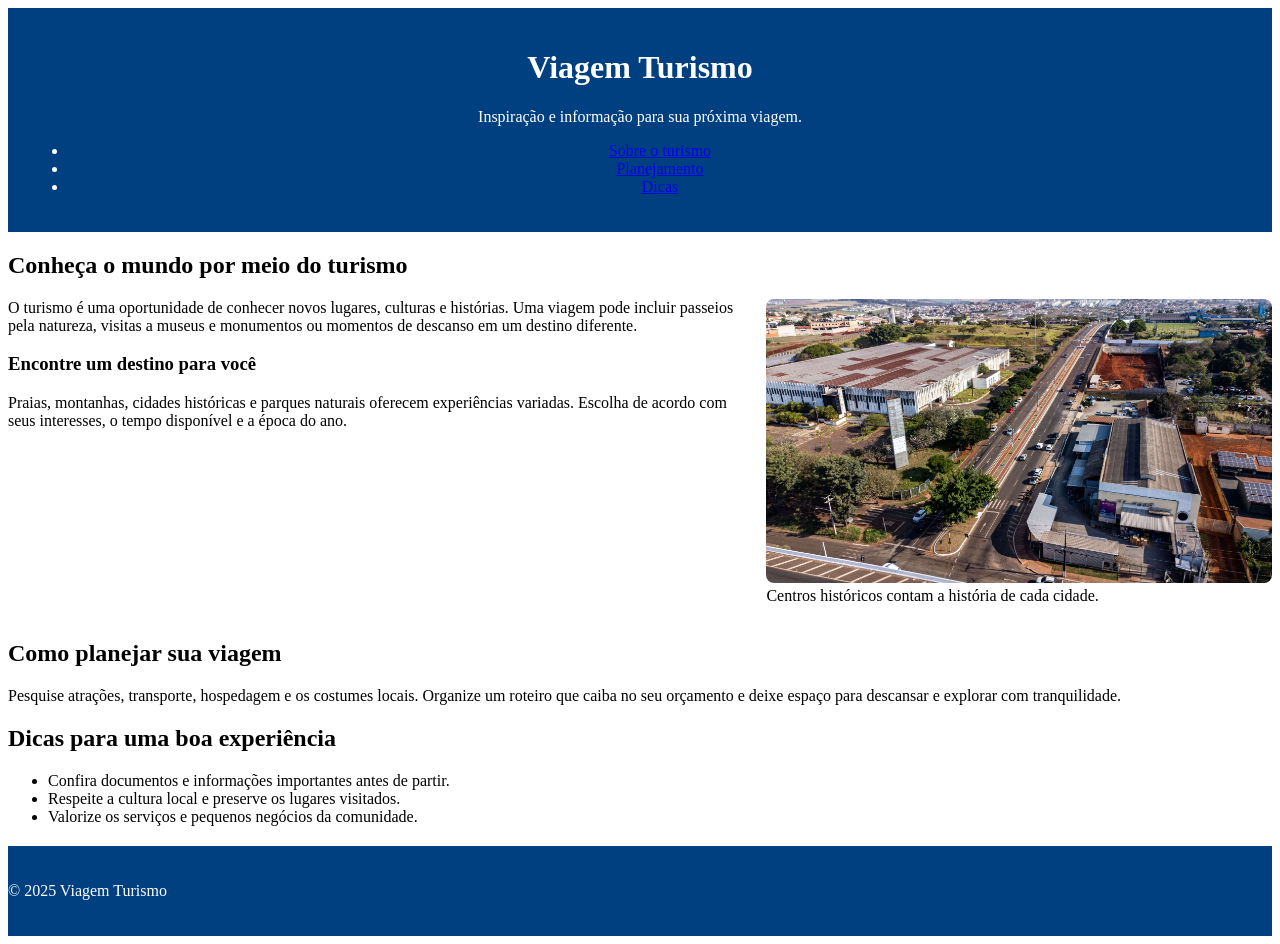
<file: sobre.html>
<!DOCTYPE html>
<html lang="pt-BR">

<head>
    <meta charset="UTF-8">
    <meta name="viewport" content="width=device-width, initial-scale=1.0">
    <meta name="description" content="Informações e dicas para planejar sua próxima viagem de turismo.">
    <title>Sobre turismo | Viagem Turismo</title>
    <link rel="stylesheet" href="css/style.css">

</head>

<body>
    <header>
        <h1>Viagem Turismo</h1>
        <p>Inspiração e informação para sua próxima viagem.</p>
        <nav aria-label="Navegação principal">
            <ul>
                <li><a href="#turismo">Sobre o turismo</a></li>
                <li><a href="#planejamento">Planejamento</a></li>
                <li><a href="#dicas">Dicas</a></li>
            </ul>
        </nav>
    </header>

    <main>
        <article id="turismo">
            <h2>Conheça o mundo por meio do turismo</h2>
            <figure class="foto-flutuante">
                <img src="img/lugar3.jpg" alt="Rua de centro histórico cercada por edifícios de arquitetura clássica.">
                <figurecaption>Centros históricos contam a história de cada cidade.</figurecaption>
            </figure>
            <p>O turismo é uma oportunidade de conhecer novos lugares, culturas e histórias. Uma viagem pode incluir
                passeios pela natureza, visitas a museus e monumentos ou momentos de descanso em um destino diferente.
            </p>
            <section>
                <h3>Encontre um destino para você</h3>
                <p>Praias, montanhas, cidades históricas e parques naturais oferecem experiências variadas. Escolha de
                    acordo com seus interesses, o tempo disponível e a época do ano.</p>
            </section>
        </article>

        <div class="limpa-float"></div>

        <section id="planejamento">
            <h2>Como planejar sua viagem</h2>
            <p>Pesquise atrações, transporte, hospedagem e os costumes locais. Organize um roteiro que caiba no seu
                orçamento e deixe espaço para descansar e explorar com tranquilidade.</p>
        </section>

        <aside id="dicas" aria-labelledby="titulo-dicas">
            <h2 id="titulo-dicas">Dicas para uma boa experiência</h2>
            <ul>
                <li>Confira documentos e informações importantes antes de partir.</li>
                <li>Respeite a cultura local e preserve os lugares visitados.</li>
                <li>Valorize os serviços e pequenos negócios da comunidade.</li>
            </ul>
        </aside>
    </main>

    <footer>
        <p>&copy; 2025 Viagem Turismo</p>
    </footer>
</body>
</file>
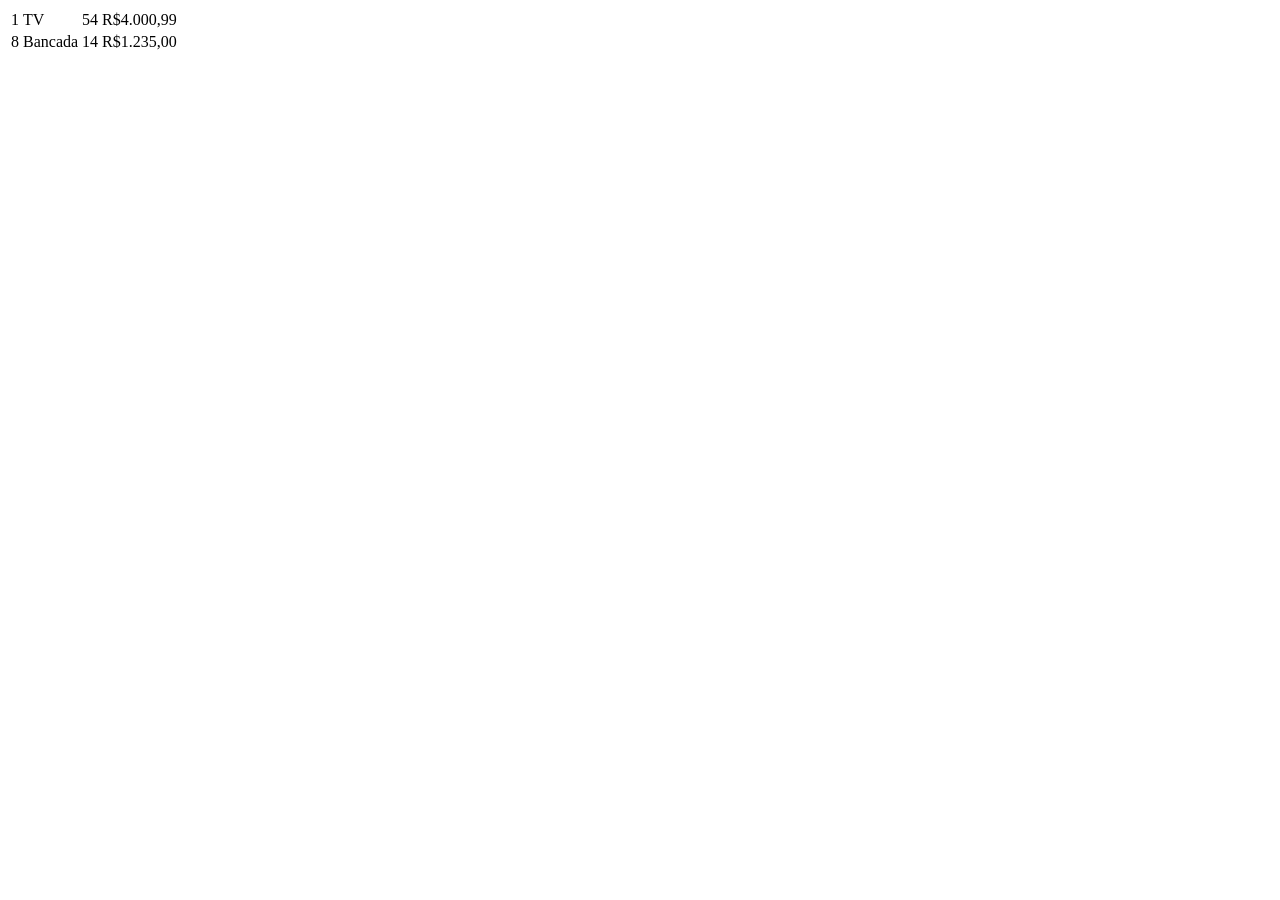
<file: tabela.html>
<!DOCTYPE html>
<html lang="en">
<head>
    <meta charset="UTF-8">
    <meta name="viewport" content="width=device-width, initial-scale=1.0">
    <title>Tabela</title>
</head>
<body>
    <main>
        <section>
            <table>
                
                    <td>1</td>
                    <td>TV</td>
                    <TD>54</TD>
                    <td>R$4.000,99</td>
                </tr>
                <tr>
                    <td>8</td>
                    <td>Bancada</td>
                    <TD>14</TD>
                    <td>R$1.235,00</td>
                </tr>
            </table>
        </section>
        <main>

        </main>
        <table>

        </table>
    </main>
    <table>

    </table>
</body>
</html>
</file>
<file: css/style.css>
header {
    text-align: center; 
    background-color: #004080;
    color: #fff;
    padding: 20px;
    
}
/* header img {
    display: block;
    margin: 0;
} */
/* Estilizar o menu */
/* nav ul {
    padding: 0;
    background-color: #0066cc;
    margin: 0;
    text-align: center;
    
} 
nav ul li{
    display: inline;
    padding: 15px;
    
} 
nav ul li a {
    color: #fff;
    text-decoration: none;
    font-weight: bold;
}   */
/* estilizar a seção pacotes */
 .pacote {
    display: inline-block;
    width: 300px;
    background-color: #fff;
    margin:15px;
    padding: 10px;
    border-radius: 10px;
    box-shadow: 5px 2px 10px rgba(0,0,0,0.2);
} 
.pacote img{
    border-radius: 5px;
}
 
/* Configuração de classe */
.preco {
    color: #ff6600;  
    font-size: 18px;    
    font-weight: bold;  
}
 /* cor da fonte */
 /* tamanho da fonte */
 /* negrito */

/* estilização do rodapé */
footer {
    background-color: #004080;
    color: #fff;
    padding: 20px 0;
    margin-top: 20px;
}

 .footer-container {
    display: flex;
    justify-content: space-between;
    align-items: center;
    max-width: 1200px;
    margin: 0 auto;
    padding: 0 20px;
} 

 .footer-container div {
    background-color: transparent;
    padding: 0 5px;
} 

/*permite ocupar espaço e centralizar */
.footer-contato{
    flex-grow: 1; 
    text-align: center;
} 

.footer-redes a {
    color:#fff;
    font-size: 24px;
    margin-left: 12px;
    text-decoration: none;
}

.footer-redes img {
    width: 24px;
    height: 24px;
    margin-left: 10px;
} 

/* estilizar a parte de mídia */
#midia{
    margin: 20px;
    text-align: center;
}

#midia video, #midia audio{
    display: block;
    margin: 10px auto;
    
    
}

/* estilização do mapa */

/* deixar o titulo no topo */
.mapa {
    display: flex;
    flex-direction: column; 
    align-items: center;
    background-color: #f0f0f0;
    text-align: center;
}

.mapa h3 {
    margin-bottom: 10px;
}

/* organizar o mapa e o endereço lado a lado */
.mapa-conteudo{
    display: flex;
    flex-direction: row;
    /* manter os elementos na horizontal */
    align-items: center;
    justify-content: center;
    gap: 20px; /* espaçamento entre mapa e endereço */
    width: 100%;
}
.col-destino {
    width: 40%;
}

.col-preco {
    width: 30%;
}

.col-duracao {
    width: 30%;
}

.tabela-acessivel caption {
    caption-side: top;
    font-weight: bold;
    font-size: 1.2rem;
    margin-bottom: 10px;
}

/* ==== AULA 11- Etapa 2: FLOAT (sobre.html) ==== */
.foto-flutuante {
    float: right;
    width:40%;
    margin: 0 0 15px 20px;
}

.foto-flutuante img {
    width: 100%;
    border-radius: 8px;
}

.foto-flutuante figcaption {
    font-size: 14px;
    color: #555;
    text-align: center;
}

.limpa-float {
    clear: both;
}

/* No celular a foto para de flutuar e ocupa a largura toda */
@media (max-width: 576px) {
    .foto-flutuante {
        float: none;
        width: 100%;
        margin: 0 0 15px 0;
    }
}
</file>
<file: aula5/css/style.css>
body {
    background-color: #77CCFF;
    font-family: Arial, Helvetica, sans-serif;
}

h2 {
    color: #FF88CC;
    text-align: start;
    font-size: 60px;

}

.px {
    width: 300px;
    background-color: #f4a261;
}
.pct {
    width: 50%;
    background-color: #2a9d8f;
}
.vw {
    width: 50vw;
    background-color:#e9c46a;
}
.em {
    font-size: 2em;
}
.hero {
    height: 50vh; 
    background-color: #264653; color: #fff;
}
</file>
